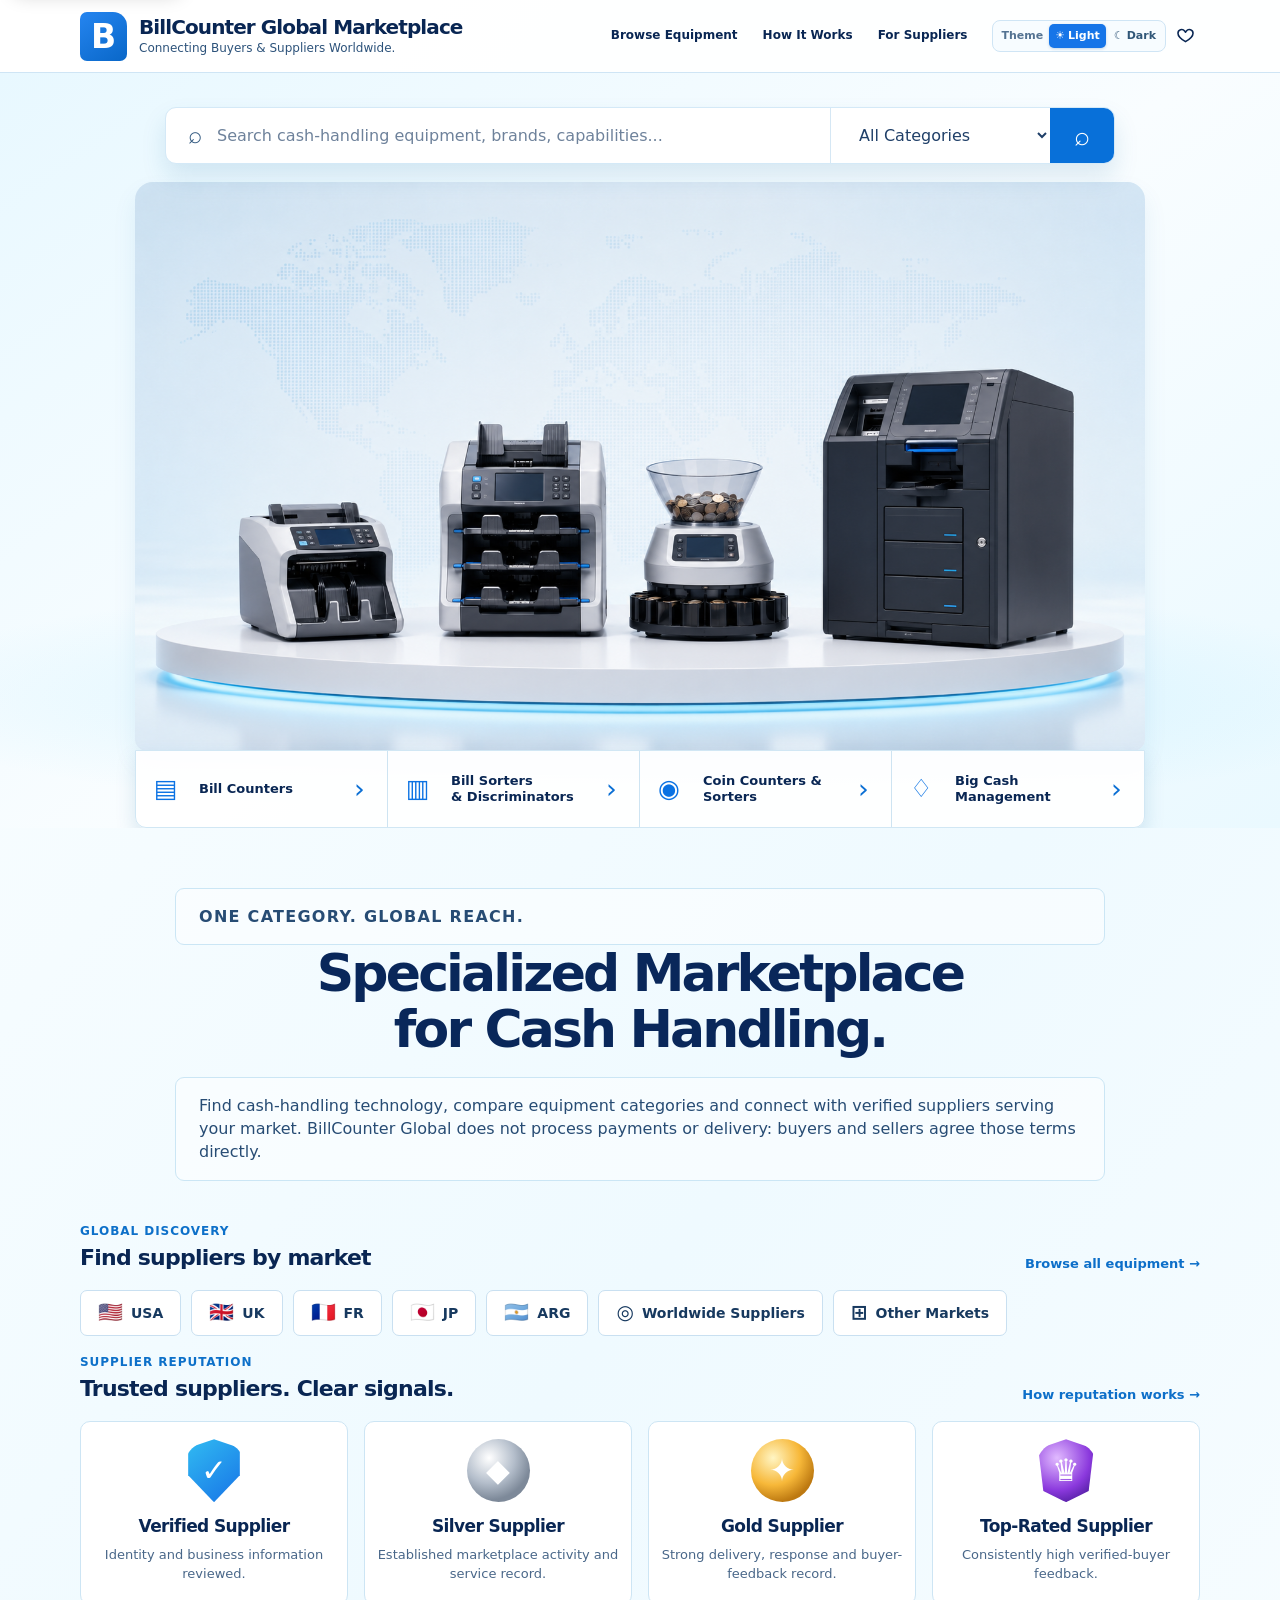
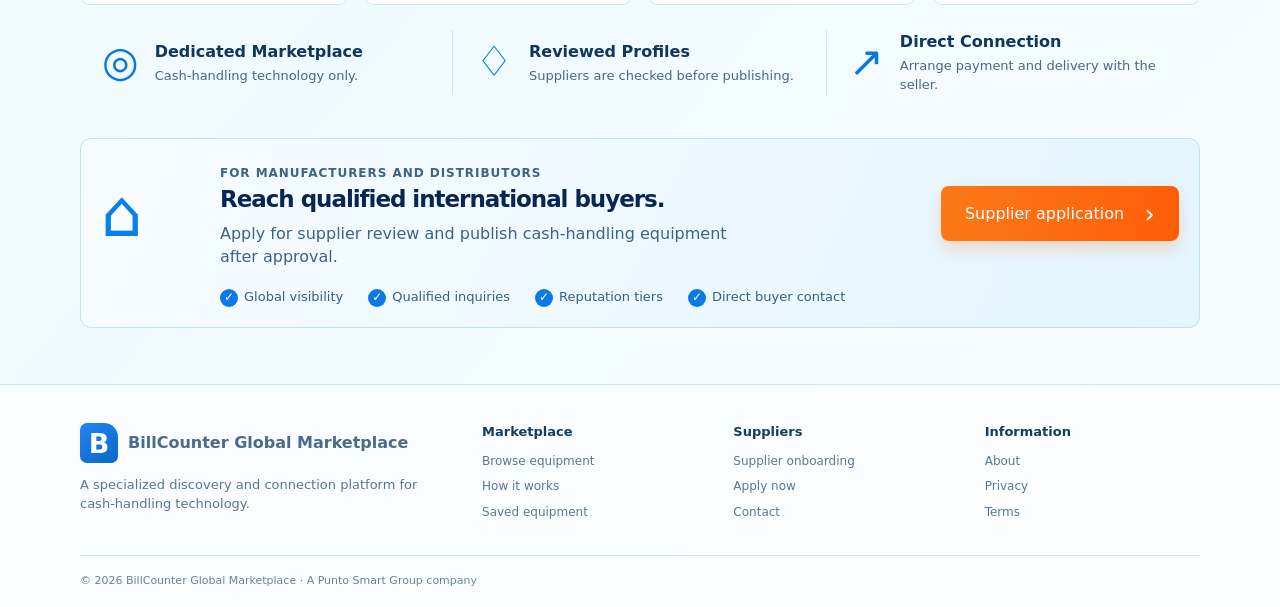
<file: index.html>
<!doctype html>
<html lang="en">
<head>
  <meta charset="utf-8">
  <meta name="viewport" content="width=device-width, initial-scale=1">
  <meta name="description" content="Explore bill counters, banknote sorters, coin counters and cash-management technology. BillCounter Global connects buyers with verified suppliers worldwide.">
  <meta name="robots" content="index,follow,max-image-preview:large">
  <meta name="theme-color" content="#f5fbff">
  <link rel="canonical" href="https://www.billcounterglobal.com/">
  <title>Cash-Handling Equipment Marketplace | BillCounter Global</title>
  <meta property="og:site_name" content="BillCounter Global Marketplace">
  <meta property="og:title" content="Cash-Handling Equipment Marketplace | BillCounter Global">
  <meta property="og:description" content="A specialized global marketplace for bill counters, banknote sorters, coin equipment and cash-management technology.">
  <meta property="og:type" content="website">
  <meta property="og:url" content="https://www.billcounterglobal.com/">
  <meta property="og:image" content="https://www.billcounterglobal.com/assets/cash-handling-hero-v1.png">
  <meta property="og:image:alt" content="Bill counter, banknote sorter, coin sorter and cash-management equipment.">
  <meta name="twitter:card" content="summary_large_image">
  <meta name="twitter:title" content="Cash-Handling Equipment Marketplace | BillCounter Global">
  <meta name="twitter:description" content="Connect with verified suppliers of cash-handling technology worldwide.">
  <meta name="twitter:image" content="https://www.billcounterglobal.com/assets/cash-handling-hero-v1.png">
  <link rel="icon" href="favicon.svg" type="image/svg+xml">
  <link rel="manifest" href="site.webmanifest">
  <link rel="stylesheet" href="styles.css">
  <script type="application/ld+json">
  {
    "@context":"https://schema.org",
    "@graph":[
      {
        "@type":"Organization",
        "@id":"https://www.billcounterglobal.com/#organization",
        "name":"BillCounter Global Marketplace",
        "url":"https://www.billcounterglobal.com/",
        "logo":"https://www.billcounterglobal.com/favicon.svg",
        "email":"billcounter.srl@gmail.com",
        "description":"A Punto Smart Group marketplace focused on cash-handling technology."
      },
      {
        "@type":"WebSite",
        "@id":"https://www.billcounterglobal.com/#website",
        "name":"BillCounter Global Marketplace",
        "url":"https://www.billcounterglobal.com/",
        "description":"Specialized marketplace for cash-handling equipment.",
        "publisher":{"@id":"https://www.billcounterglobal.com/#organization"},
        "potentialAction":{
          "@type":"SearchAction",
          "target":"https://www.billcounterglobal.com/catalog.html?q={search_term_string}",
          "query-input":"required name=search_term_string"
        }
      },
      {
        "@type":"WebPage",
        "@id":"https://www.billcounterglobal.com/#webpage",
        "url":"https://www.billcounterglobal.com/",
        "name":"Cash-Handling Equipment Marketplace | BillCounter Global",
        "isPartOf":{"@id":"https://www.billcounterglobal.com/#website"},
        "about":["Bill counters","Banknote sorters","Coin counters","Cash management equipment"]
      }
    ]
  }
  </script>
</head>
<body>
  <a class="skip-link" href="#main-content">Skip to content</a>
  <header class="site-header">
    <div class="shell header-inner">
      <a class="brand" href="index.html" aria-label="BillCounter Global Marketplace home">
        <span class="brand-mark" aria-hidden="true">B</span>
        <span class="brand-copy"><strong>BillCounter Global Marketplace</strong><small>Connecting Buyers &amp; Suppliers Worldwide.</small></span>
      </a>
      <button class="menu-toggle" type="button" aria-expanded="false" aria-controls="primary-nav"><span></span><span></span><span></span><b>Menu</b></button>
      <nav class="main-nav" id="primary-nav" aria-label="Primary navigation">
        <a href="catalog.html">Browse Equipment</a>
        <a href="how-it-works.html">How It Works</a>
        <a href="supplier-onboarding.html">For Suppliers</a>
      </nav>
      <div class="header-tools" aria-label="Site tools">
        <a class="icon-control" href="buyer-dashboard.html" aria-label="Saved equipment">
          <svg viewBox="0 0 24 24" aria-hidden="true"><path d="M20.6 8.3c0 4.7-8.6 9.6-8.6 9.6S3.4 13 3.4 8.3A4.2 4.2 0 0 1 11 5.8L12 7l1-1.2a4.2 4.2 0 0 1 7.6 2.5Z"/></svg>
        </a>
      </div>
    </div>
  </header>

  <main id="main-content">
    <section class="showcase" id="categories">
      <div class="shell">
        <form class="search-bar" id="market-search" role="search" action="catalog.html">
          <label class="search-input"><span aria-hidden="true">⌕</span><input id="equipment-search" name="q" type="search" placeholder="Search cash-handling equipment, brands, capabilities..." autocomplete="off"></label>
          <label class="search-select"><span class="sr-only">Category</span><select id="category-search" name="category"><option value="">All Categories</option><option>Bill Counters</option><option>Bill Sorters &amp; Discriminators</option><option>Coin Counters &amp; Sorters</option><option>Big Cash Management</option></select></label>
          <button type="submit" class="search-submit" aria-label="Search">⌕</button>
        </form>
        <p class="search-feedback" id="search-feedback" role="status"></p>

        <div class="platform-wrap">
          <div class="hero-equipment" aria-label="Browse equipment categories">
            <img src="assets/cash-handling-hero-v1.png" width="1672" height="941" fetchpriority="high" alt="Bill counter, banknote sorter, coin sorter and large cash-management equipment displayed on a platform.">
            <a class="hero-hotspot hotspot-counter" href="catalog.html?category=Bill%20Counters" aria-label="Browse Bill Counters"></a>
            <a class="hero-hotspot hotspot-sorter" href="catalog.html?category=Bill%20Sorters%20%26%20Discriminators" aria-label="Browse Bill Sorters and Discriminators"></a>
            <a class="hero-hotspot hotspot-coin" href="catalog.html?category=Coin%20Counters%20%26%20Sorters" aria-label="Browse Coin Counters and Sorters"></a>
            <a class="hero-hotspot hotspot-cash" href="catalog.html?category=Big%20Cash%20Management" aria-label="Browse Big Cash Management"></a>
          </div>
          <div class="category-dock" aria-label="Equipment categories">
            <a href="catalog.html?category=Bill%20Counters"><span class="dock-icon">▤</span><span>Bill Counters</span><b>›</b></a>
            <a href="catalog.html?category=Bill%20Sorters%20%26%20Discriminators"><span class="dock-icon">▥</span><span>Bill Sorters<br>&amp; Discriminators</span><b>›</b></a>
            <a href="catalog.html?category=Coin%20Counters%20%26%20Sorters"><span class="dock-icon">◉</span><span>Coin Counters &amp;<br>Sorters</span><b>›</b></a>
            <a href="catalog.html?category=Big%20Cash%20Management"><span class="dock-icon">♢</span><span>Big Cash<br>Management</span><b>›</b></a>
          </div>
        </div>
      </div>
    </section>

    <section class="intro shell">
      <p class="eyebrow">One category. Global reach.</p>
      <h1>Specialized Marketplace<br>for Cash Handling.</h1>
      <p>Find cash-handling technology, compare equipment categories and connect with verified suppliers serving your market. BillCounter Global does not process payments or delivery: buyers and sellers agree those terms directly.</p>
    </section>

    <section class="markets shell" id="markets">
      <div class="section-heading"><div><p class="eyebrow">Global discovery</p><h2>Find suppliers by market</h2></div><a href="catalog.html">Browse all equipment →</a></div>
      <div class="market-buttons">
        <a href="catalog.html?market=USA"><span>🇺🇸</span> USA</a><a href="catalog.html?market=UK"><span>🇬🇧</span> UK</a><a href="catalog.html?market=France"><span>🇫🇷</span> FR</a><a href="catalog.html?market=Japan"><span>🇯🇵</span> JP</a><a href="catalog.html?market=Argentina"><span>🇦🇷</span> ARG</a>
        <button type="button" id="worldwide-toggle" aria-expanded="false" aria-controls="worldwide-list"><span>◎</span> Worldwide Suppliers</button>
        <button type="button" id="markets-toggle" aria-expanded="false" aria-controls="other-markets-list"><span>⊞</span> Other Markets</button>
      </div>
      <div class="market-dropdown" id="worldwide-list" hidden>
        <strong>Worldwide supplier route</strong>
        <p>Explore equipment from suppliers able to arrange international delivery. Coverage is confirmed on each live listing.</p>
        <a href="catalog.html?market=Worldwide">Explore worldwide listings →</a>
      </div>
      <div class="market-dropdown country-list" id="other-markets-list" hidden>
        <strong>Other markets</strong>
        <div><a href="catalog.html?market=Germany">🇩🇪 Germany</a><a href="catalog.html?market=Italy">🇮🇹 Italy</a><a href="catalog.html?market=Spain">🇪🇸 Spain</a><a href="catalog.html?market=Portugal">🇵🇹 Portugal</a><a href="catalog.html?market=Netherlands">🇳🇱 Netherlands</a><a href="catalog.html?market=Belgium">🇧🇪 Belgium</a><a href="catalog.html?market=Switzerland">🇨🇭 Switzerland</a><a href="catalog.html?market=Sweden">🇸🇪 Sweden</a><a href="catalog.html?market=Norway">🇳🇴 Norway</a><a href="catalog.html?market=Denmark">🇩🇰 Denmark</a><a href="catalog.html?market=Poland">🇵🇱 Poland</a><a href="catalog.html?market=Turkey">🇹🇷 Turkey</a><a href="catalog.html?market=Mexico">🇲🇽 Mexico</a><a href="catalog.html?market=Brazil">🇧🇷 Brazil</a><a href="catalog.html?market=Chile">🇨🇱 Chile</a><a href="catalog.html?market=Colombia">🇨🇴 Colombia</a><a href="catalog.html?market=Peru">🇵🇪 Peru</a><a href="catalog.html?market=Australia">🇦🇺 Australia</a><a href="catalog.html?market=South%20Korea">🇰🇷 South Korea</a><a href="catalog.html?market=India">🇮🇳 India</a></div>
      </div>
    </section>

    <section class="trust shell" id="trust">
      <div class="section-heading"><div><p class="eyebrow">Supplier reputation</p><h2>Trusted suppliers. Clear signals.</h2></div><a href="how-it-works.html#reputation">How reputation works →</a></div>
      <div class="trust-grid">
        <article><span class="medal verified">✓</span><h3>Verified Supplier</h3><p>Identity and business information reviewed.</p></article>
        <article><span class="medal silver">◆</span><h3>Silver Supplier</h3><p>Established marketplace activity and service record.</p></article>
        <article><span class="medal gold">✦</span><h3>Gold Supplier</h3><p>Strong delivery, response and buyer-feedback record.</p></article>
        <article><span class="medal top">♛</span><h3>Top-Rated Supplier</h3><p>Consistently high verified-buyer feedback.</p></article>
      </div>
      <div class="service-points">
        <div><span>◎</span><p><strong>Dedicated Marketplace</strong>Cash-handling technology only.</p></div>
        <div><span>♢</span><p><strong>Reviewed Profiles</strong>Suppliers are checked before publishing.</p></div>
        <div><span>↗</span><p><strong>Direct Connection</strong>Arrange payment and delivery with the seller.</p></div>
      </div>
    </section>

    <section class="partner shell" id="partner">
      <div class="partner-symbol" aria-hidden="true">⌂</div>
      <div><p class="eyebrow">For manufacturers and distributors</p><h2>Reach qualified international buyers.</h2><p>Apply for supplier review and publish cash-handling equipment after approval.</p></div>
      <a class="partner-button" href="https://forms.gle/TkAvEChdgiLozyor5" target="_blank" rel="noopener">Supplier application <span>›</span></a>
      <ul><li>Global visibility</li><li>Qualified inquiries</li><li>Reputation tiers</li><li>Direct buyer contact</li></ul>
    </section>
  </main>

  <footer class="site-footer">
    <div class="shell footer-grid">
      <div><a class="footer-brand" href="index.html"><span class="brand-mark">B</span><strong>BillCounter Global Marketplace</strong></a><p>A specialized discovery and connection platform for cash-handling technology.</p></div>
      <nav aria-label="Marketplace links"><strong>Marketplace</strong><a href="catalog.html">Browse equipment</a><a href="how-it-works.html">How it works</a><a href="buyer-dashboard.html">Saved equipment</a></nav>
      <nav aria-label="Supplier links"><strong>Suppliers</strong><a href="supplier-onboarding.html">Supplier onboarding</a><a href="https://forms.gle/TkAvEChdgiLozyor5" target="_blank" rel="noopener">Apply now</a><a href="mailto:billcounter.srl@gmail.com">Contact</a></nav>
      <nav aria-label="Legal links"><strong>Information</strong><a href="about.html">About</a><a href="privacy.html">Privacy</a><a href="terms.html">Terms</a></nav>
    </div>
    <div class="shell footer-bottom">© 2026 BillCounter Global Marketplace · A Punto Smart Group company</div>
  </footer>
  <script src="script.js"></script>
  <script src="theme.js"></script>
</body>
</html>
</file>
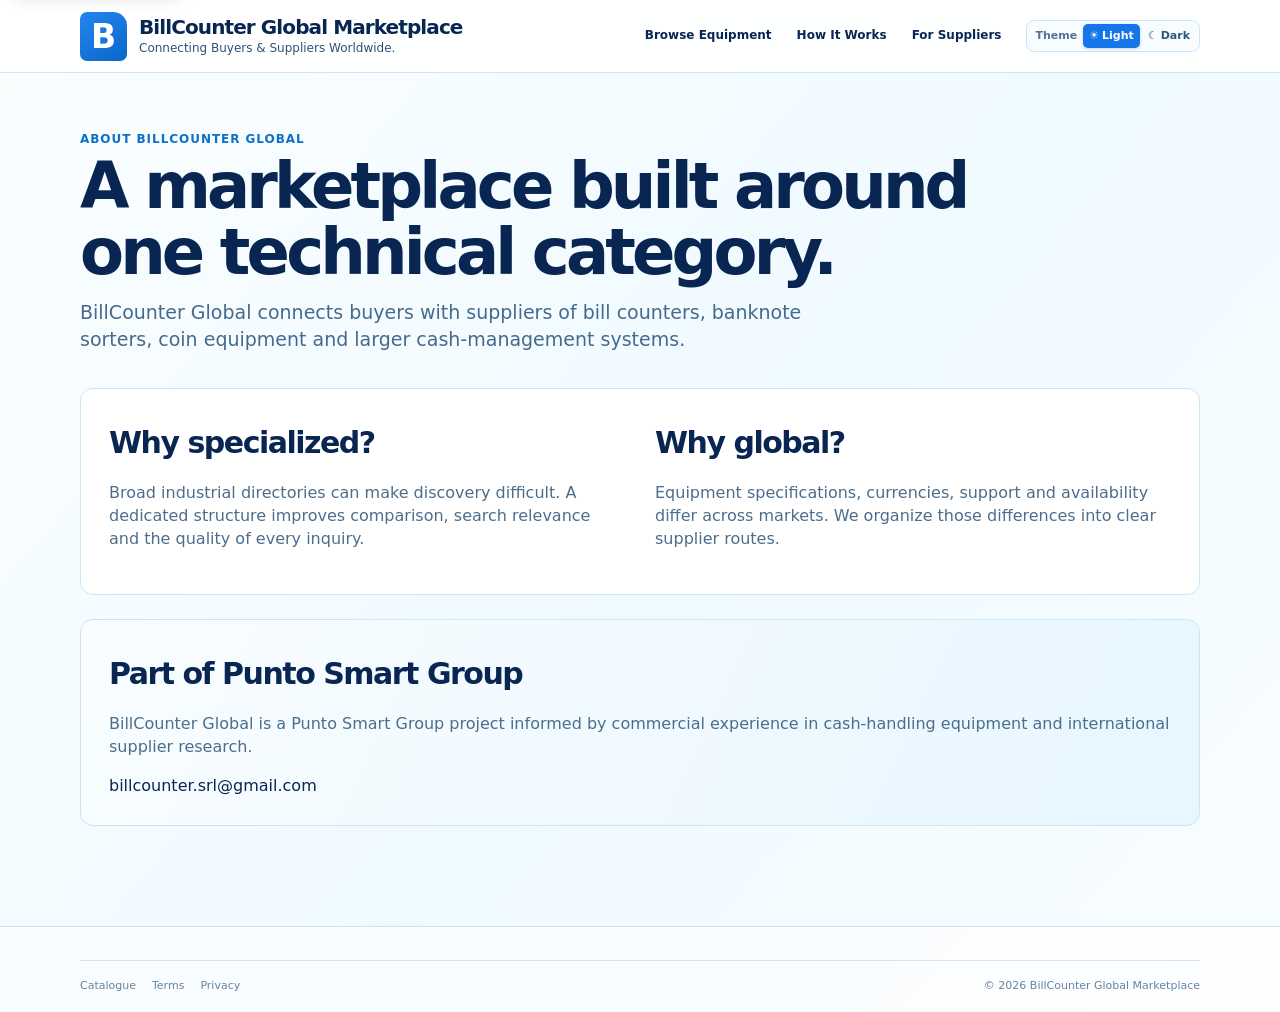
<file: about.html>
<!doctype html><html lang="en"><head><meta charset="utf-8"><meta name="viewport" content="width=device-width, initial-scale=1"><meta name="description" content="Learn about BillCounter Global Marketplace, a Punto Smart Group project focused exclusively on cash-handling technology."><meta name="robots" content="index,follow,max-image-preview:large"><meta name="theme-color" content="#f5fbff"><link rel="canonical" href="https://www.billcounterglobal.com/about.html"><meta property="og:site_name" content="BillCounter Global Marketplace"><meta property="og:title" content="About BillCounter Global Marketplace"><meta property="og:description" content="A specialized marketplace focused on cash-handling technology."><meta property="og:type" content="website"><meta property="og:url" content="https://www.billcounterglobal.com/about.html"><meta property="og:image" content="https://www.billcounterglobal.com/assets/cash-handling-hero-v1.png"><meta name="twitter:card" content="summary_large_image"><meta name="twitter:title" content="About BillCounter Global Marketplace"><meta name="twitter:description" content="A specialized marketplace focused on cash-handling technology."><meta name="twitter:image" content="https://www.billcounterglobal.com/assets/cash-handling-hero-v1.png"><title>About | BillCounter Global Marketplace</title><link rel="icon" href="favicon.svg" type="image/svg+xml"><link rel="stylesheet" href="styles.css"><script type="application/ld+json">{"@context":"https://schema.org","@type":"AboutPage","name":"About BillCounter Global Marketplace","url":"https://www.billcounterglobal.com/about.html","isPartOf":{"@id":"https://www.billcounterglobal.com/#website"},"about":{"@id":"https://www.billcounterglobal.com/#organization"}}</script></head><body>
<a class="skip-link" href="#main-content">Skip to content</a><header class="site-header"><div class="shell header-inner"><a class="brand" href="index.html"><span class="brand-mark">B</span><span class="brand-copy"><strong>BillCounter Global Marketplace</strong><small>Connecting Buyers &amp; Suppliers Worldwide.</small></span></a><button class="menu-toggle" type="button" aria-expanded="false" aria-controls="primary-nav"><span></span><span></span><span></span><b>Menu</b></button><nav class="main-nav" id="primary-nav"><a href="catalog.html">Browse Equipment</a><a href="how-it-works.html">How It Works</a><a href="supplier-onboarding.html">For Suppliers</a></nav></div></header>
<main class="content-page shell" id="main-content"><div class="content-hero"><p class="eyebrow">About BillCounter Global</p><h1>A marketplace built around one technical category.</h1><p>BillCounter Global connects buyers with suppliers of bill counters, banknote sorters, coin equipment and larger cash-management systems.</p></div><section class="content-section split-section"><div><h2>Why specialized?</h2><p>Broad industrial directories can make discovery difficult. A dedicated structure improves comparison, search relevance and the quality of every inquiry.</p></div><div><h2>Why global?</h2><p>Equipment specifications, currencies, support and availability differ across markets. We organize those differences into clear supplier routes.</p></div></section><section class="content-section boundary-card"><h2>Part of Punto Smart Group</h2><p>BillCounter Global is a Punto Smart Group project informed by commercial experience in cash-handling equipment and international supplier research.</p><a href="mailto:billcounter.srl@gmail.com">billcounter.srl@gmail.com</a></section></main>
<footer class="site-footer simple-footer"><div class="shell footer-bottom"><a href="catalog.html">Catalogue</a><a href="terms.html">Terms</a><a href="privacy.html">Privacy</a><span>© 2026 BillCounter Global Marketplace</span></div></footer><script src="theme.js"></script></body></html>
</file>
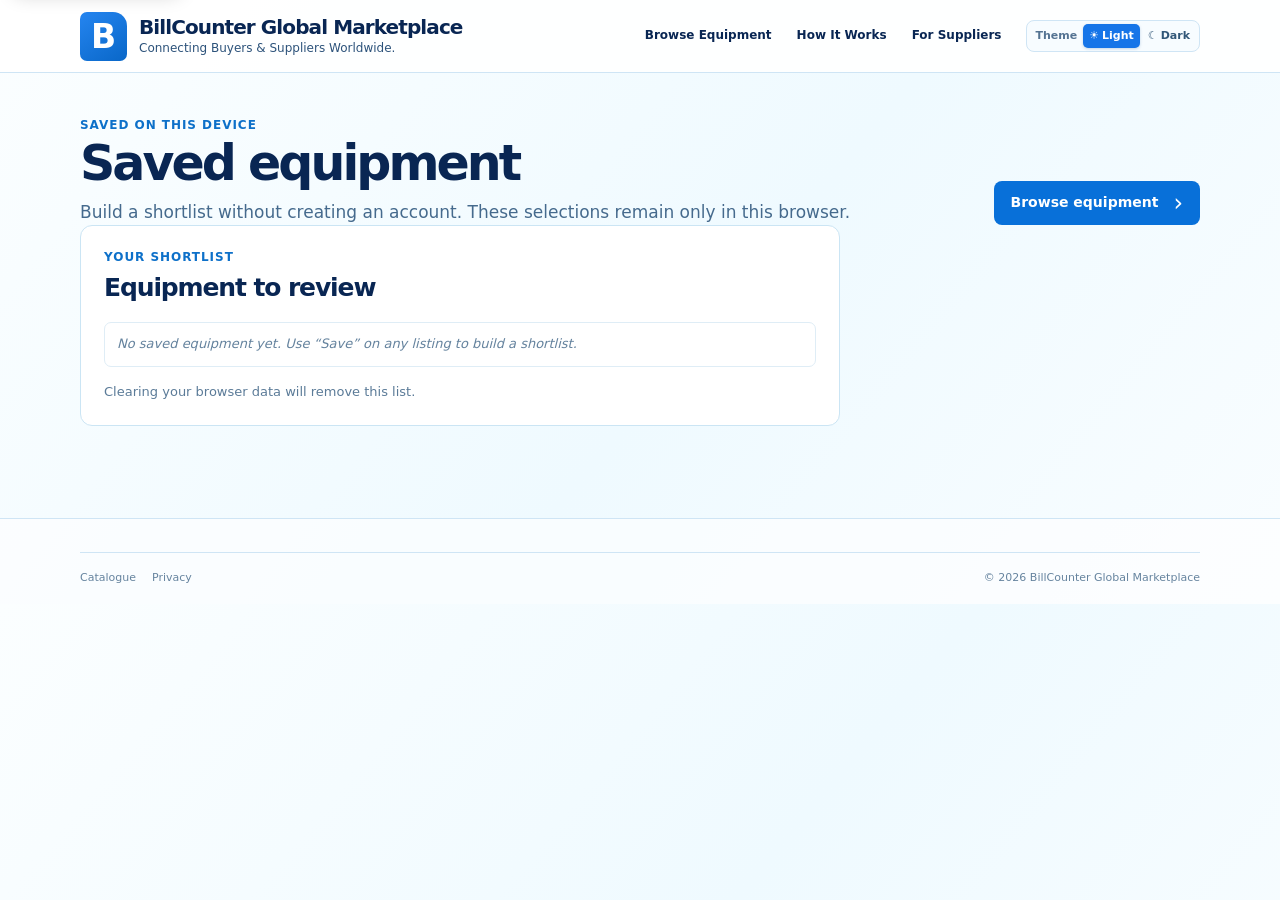
<file: buyer-dashboard.html>
<!doctype html>
<html lang="en"><head><meta charset="utf-8"><meta name="viewport" content="width=device-width, initial-scale=1"><meta name="description" content="Review equipment saved locally from BillCounter Global Marketplace."><meta name="theme-color" content="#f5fbff"><meta name="robots" content="noindex,follow"><title>Saved Equipment | BillCounter Global Marketplace</title><link rel="icon" href="favicon.svg" type="image/svg+xml"><link rel="stylesheet" href="styles.css"></head><body>
  <a class="skip-link" href="#main-content">Skip to content</a><header class="site-header"><div class="shell header-inner"><a class="brand" href="index.html"><span class="brand-mark">B</span><span class="brand-copy"><strong>BillCounter Global Marketplace</strong><small>Connecting Buyers &amp; Suppliers Worldwide.</small></span></a><button class="menu-toggle" type="button" aria-expanded="false" aria-controls="primary-nav"><span></span><span></span><span></span><b>Menu</b></button><nav class="main-nav" id="primary-nav"><a href="catalog.html">Browse Equipment</a><a href="how-it-works.html">How It Works</a><a href="supplier-onboarding.html">For Suppliers</a></nav></div></header>
  <main class="dashboard shell" id="main-content"><div class="dashboard-top"><div><p class="eyebrow">Saved on this device</p><h1>Saved equipment</h1><p>Build a shortlist without creating an account. These selections remain only in this browser.</p></div><a class="primary-button" href="catalog.html">Browse equipment <span>›</span></a></div><section class="workspace-card favorite-workspace"><p class="eyebrow">Your shortlist</p><h2>Equipment to review</h2><ul class="workspace-list" id="favorite-list"></ul><p class="workspace-note">Clearing your browser data will remove this list.</p></section></main>
  <footer class="site-footer simple-footer"><div class="shell footer-bottom"><a href="catalog.html">Catalogue</a><a href="privacy.html">Privacy</a><span>© 2026 BillCounter Global Marketplace</span></div></footer><script src="marketplace-app.js"></script><script src="theme.js"></script>
</body></html>
</file>
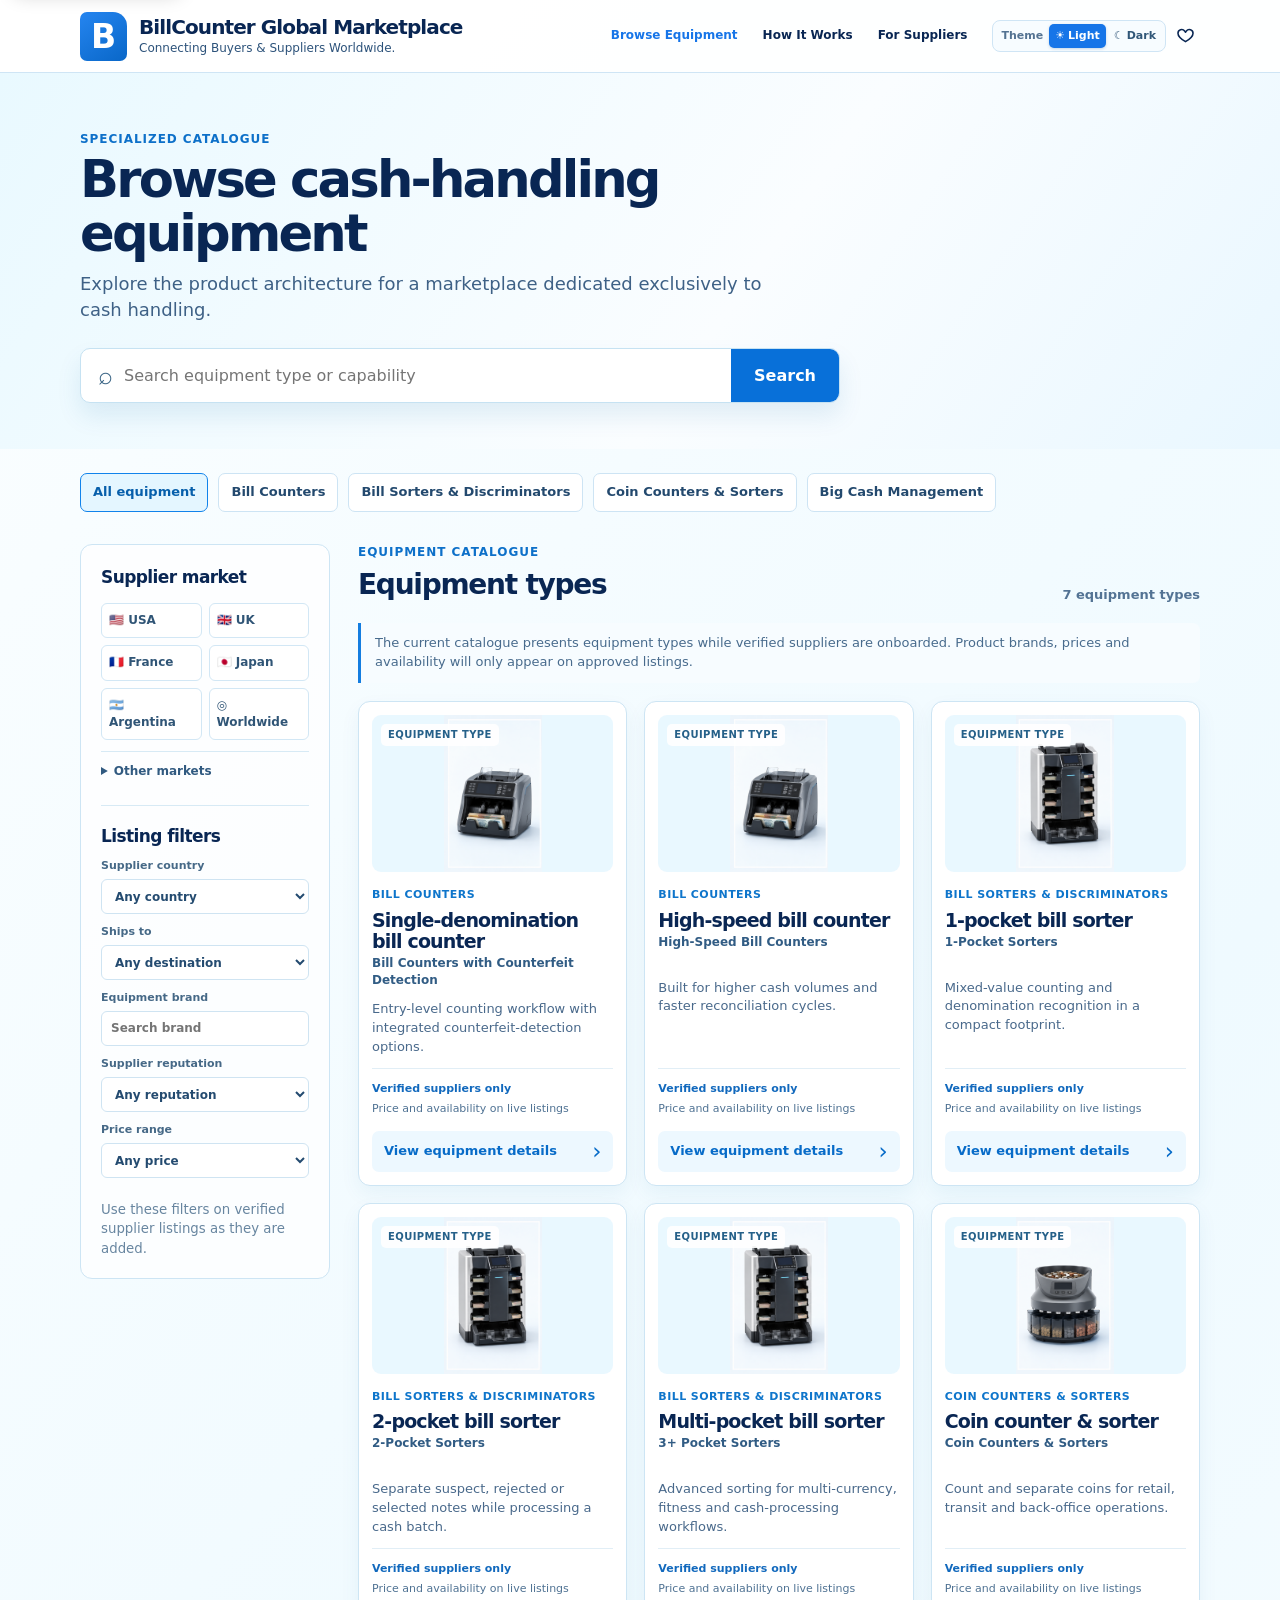
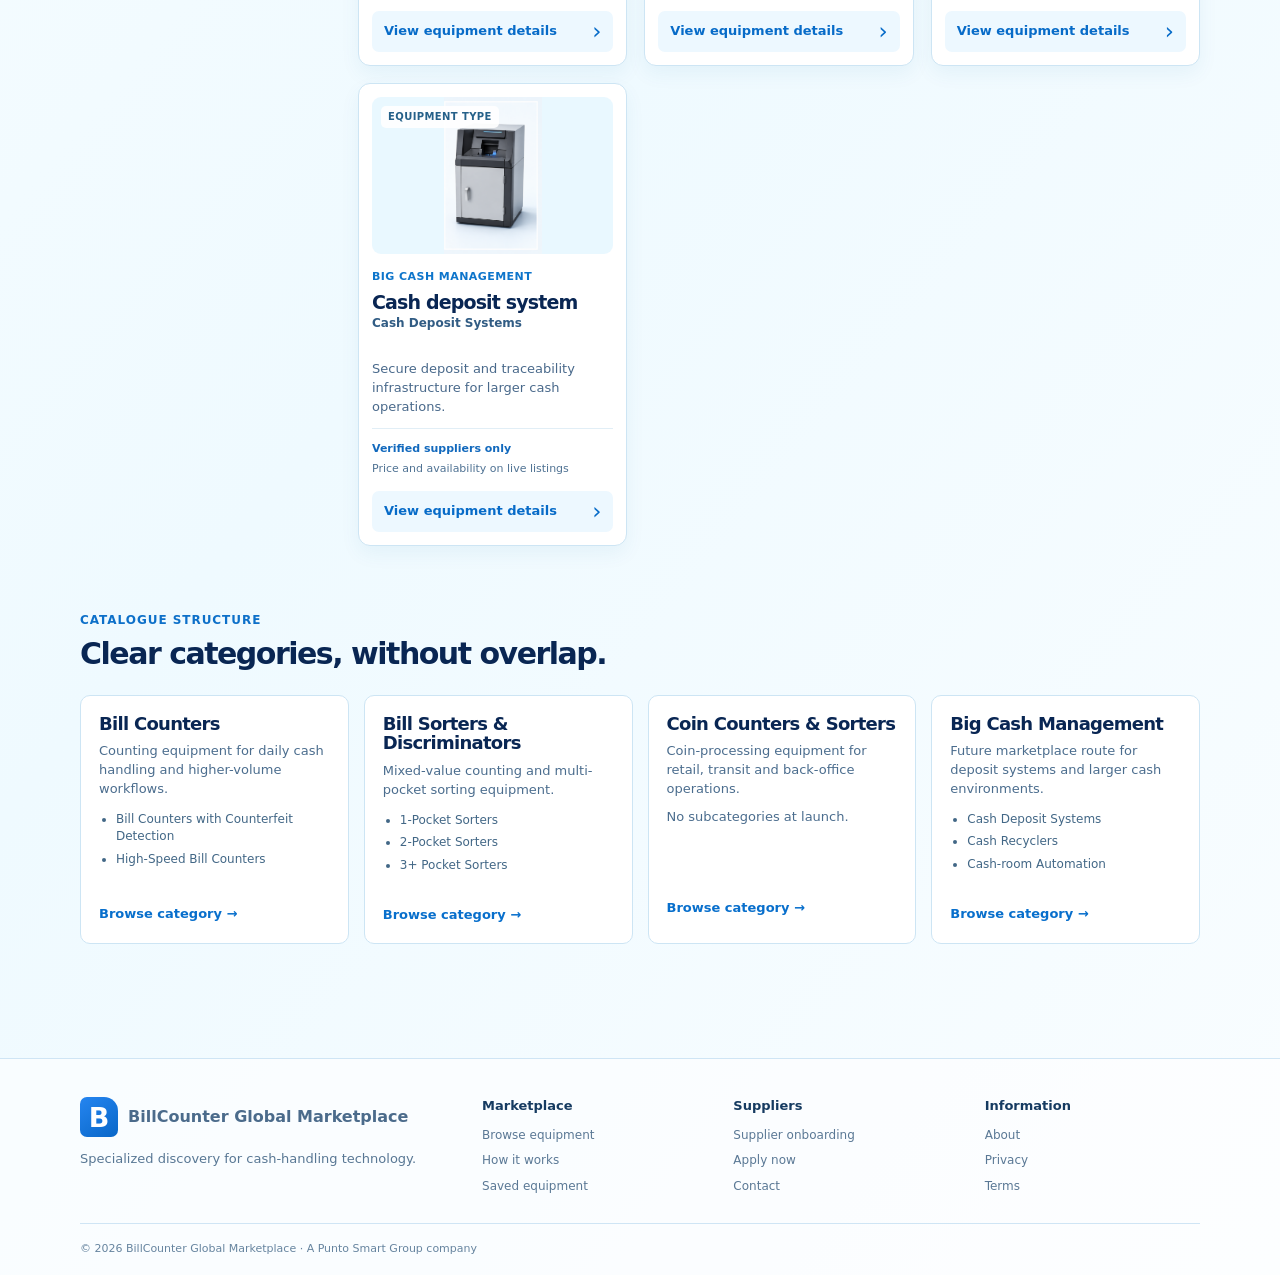
<file: catalog.html>
<!doctype html>
<html lang="en">
<head>
  <meta charset="utf-8"><meta name="viewport" content="width=device-width, initial-scale=1">
  <meta name="description" content="Browse bill counters, banknote sorters, coin counters and cash-management equipment by category, capability and supplier market.">
  <meta name="robots" content="index,follow,max-image-preview:large">
  <meta name="theme-color" content="#f5fbff"><link rel="canonical" href="https://www.billcounterglobal.com/catalog.html">
  <meta property="og:site_name" content="BillCounter Global Marketplace">
  <meta property="og:title" content="Cash-Handling Equipment Catalogue | BillCounter Global">
  <meta property="og:description" content="Explore a specialized global catalogue of cash-handling technology.">
  <meta property="og:type" content="website"><meta property="og:url" content="https://www.billcounterglobal.com/catalog.html">
  <meta property="og:image" content="https://www.billcounterglobal.com/assets/cash-handling-hero-v1.png"><meta property="og:image:alt" content="Cash-handling equipment categories on BillCounter Global Marketplace.">
  <meta name="twitter:card" content="summary_large_image"><meta name="twitter:title" content="Cash-Handling Equipment Catalogue | BillCounter Global"><meta name="twitter:description" content="Explore bill counters, sorters, coin equipment and cash-management systems."><meta name="twitter:image" content="https://www.billcounterglobal.com/assets/cash-handling-hero-v1.png">
  <title>Cash-Handling Equipment Catalogue | BillCounter Global</title>
  <link rel="icon" href="favicon.svg" type="image/svg+xml"><link rel="manifest" href="site.webmanifest"><link rel="stylesheet" href="styles.css">
  <script type="application/ld+json">{"@context":"https://schema.org","@type":"CollectionPage","name":"Cash-Handling Equipment Catalogue","url":"https://www.billcounterglobal.com/catalog.html","description":"Browse specialized cash-handling equipment categories and supplier routes.","isPartOf":{"@id":"https://www.billcounterglobal.com/#website"},"about":["Bill counters","Banknote sorters","Coin counters","Cash management equipment"]}</script>
</head>
<body>
  <a class="skip-link" href="#main-content">Skip to content</a>
  <header class="site-header"><div class="shell header-inner">
    <a class="brand" href="index.html" aria-label="BillCounter Global Marketplace home"><span class="brand-mark" aria-hidden="true">B</span><span class="brand-copy"><strong>BillCounter Global Marketplace</strong><small>Connecting Buyers &amp; Suppliers Worldwide.</small></span></a>
    <button class="menu-toggle" type="button" aria-expanded="false" aria-controls="primary-nav"><span></span><span></span><span></span><b>Menu</b></button>
    <nav class="main-nav" id="primary-nav" aria-label="Primary navigation"><a class="is-current" href="catalog.html">Browse Equipment</a><a href="how-it-works.html">How It Works</a><a href="supplier-onboarding.html">For Suppliers</a></nav>
    <div class="header-tools"><a class="icon-control" href="buyer-dashboard.html" aria-label="Saved equipment"><svg viewBox="0 0 24 24" aria-hidden="true"><path d="M20.6 8.3c0 4.7-8.6 9.6-8.6 9.6S3.4 13 3.4 8.3A4.2 4.2 0 0 1 11 5.8L12 7l1-1.2a4.2 4.2 0 0 1 7.6 2.5Z"/></svg></a></div>
  </div></header>
  <main id="main-content">
    <section class="catalog-hero"><div class="shell">
      <p class="eyebrow">Specialized catalogue</p><h1 id="catalog-title">Browse cash-handling equipment</h1>
      <p id="catalog-summary">Compare equipment types and find the right supplier route for your market.</p>
      <form class="catalog-search" id="catalog-search" role="search"><label><span aria-hidden="true">⌕</span><input id="catalog-query" type="search" placeholder="Search equipment type or capability"></label><button type="submit">Search</button></form>
    </div></section>
    <nav class="shell category-strip" aria-label="Equipment categories" id="categories">
      <a href="catalog.html" data-category-filter="">All equipment</a><a href="catalog.html?category=Bill%20Counters" data-category-filter="Bill Counters">Bill Counters</a><a href="catalog.html?category=Bill%20Sorters%20%26%20Discriminators" data-category-filter="Bill Sorters &amp; Discriminators">Bill Sorters &amp; Discriminators</a><a href="catalog.html?category=Coin%20Counters%20%26%20Sorters" data-category-filter="Coin Counters &amp; Sorters">Coin Counters &amp; Sorters</a><a href="catalog.html?category=Big%20Cash%20Management" data-category-filter="Big Cash Management">Big Cash Management</a>
    </nav>
    <section class="shell catalog-layout">
      <aside class="catalog-sidebar" id="markets">
        <h2>Supplier market</h2>
        <div class="market-filter-list"><a href="catalog.html?market=USA">🇺🇸 USA</a><a href="catalog.html?market=UK">🇬🇧 UK</a><a href="catalog.html?market=France">🇫🇷 France</a><a href="catalog.html?market=Japan">🇯🇵 Japan</a><a href="catalog.html?market=Argentina">🇦🇷 Argentina</a><a href="catalog.html?market=Worldwide">◎ Worldwide</a></div>
        <details><summary>Other markets</summary><div class="sidebar-market-links"><a href="catalog.html?market=Germany">🇩🇪 Germany</a><a href="catalog.html?market=Italy">🇮🇹 Italy</a><a href="catalog.html?market=Spain">🇪🇸 Spain</a><a href="catalog.html?market=Portugal">🇵🇹 Portugal</a><a href="catalog.html?market=Netherlands">🇳🇱 Netherlands</a><a href="catalog.html?market=Belgium">🇧🇪 Belgium</a><a href="catalog.html?market=Switzerland">🇨🇭 Switzerland</a><a href="catalog.html?market=Sweden">🇸🇪 Sweden</a><a href="catalog.html?market=Norway">🇳🇴 Norway</a><a href="catalog.html?market=Denmark">🇩🇰 Denmark</a><a href="catalog.html?market=Poland">🇵🇱 Poland</a><a href="catalog.html?market=Turkey">🇹🇷 Turkey</a><a href="catalog.html?market=Mexico">🇲🇽 Mexico</a><a href="catalog.html?market=Brazil">🇧🇷 Brazil</a><a href="catalog.html?market=Chile">🇨🇱 Chile</a><a href="catalog.html?market=Colombia">🇨🇴 Colombia</a><a href="catalog.html?market=Peru">🇵🇪 Peru</a><a href="catalog.html?market=Australia">🇦🇺 Australia</a><a href="catalog.html?market=South%20Korea">🇰🇷 South Korea</a><a href="catalog.html?market=India">🇮🇳 India</a></div></details>
        <form class="filter-panel" id="listing-filters">
          <div class="filter-panel-head"><h2>Listing filters</h2><button type="button" id="clear-listing-filters" hidden>Clear</button></div>
          <label>Supplier country<select data-listing-filter="supplierCountry" aria-label="Supplier country"><option value="">Any country</option></select></label>
          <label>Ships to<select data-listing-filter="shipsTo" aria-label="Ships to"><option value="">Any destination</option></select></label>
          <label>Equipment brand<input data-listing-filter="brand" type="search" placeholder="Search brand" autocomplete="off"></label>
          <label>Supplier reputation<select data-listing-filter="reputation" aria-label="Supplier reputation"><option value="">Any reputation</option><option value="Verified">Verified</option><option value="Silver">Silver</option><option value="Gold">Gold</option><option value="Top-Rated">Top-Rated</option></select></label>
          <label>Price range<select data-listing-filter="priceRange" aria-label="Price range"><option value="">Any price</option><option value="under-1000">Under USD 1,000</option><option value="1000-5000">USD 1,000–5,000</option><option value="over-5000">Over USD 5,000</option></select></label>
          <small id="listing-filter-help">Use these filters on verified supplier listings as they are added.</small>
        </form>
      </aside>
      <section class="catalog-results" aria-live="polite">
        <div class="catalog-results-head"><div><p class="eyebrow" id="result-label">Equipment catalogue</p><h2 id="result-heading">Equipment types</h2></div><p class="result-count" id="result-count"></p></div>
        <p class="catalog-notice">The current catalogue presents equipment types while verified suppliers are onboarded. Product brands, prices and availability will only appear on approved listings.</p>
        <div class="product-grid" id="product-grid"></div><div class="empty-results" id="empty-results" hidden></div>
      </section>
    </section>
    <section class="shell category-map"><p class="eyebrow">Catalogue structure</p><h2>Clear categories, without overlap.</h2><div id="category-map-grid" class="category-map-grid"></div></section>
  </main>
  <footer class="site-footer"><div class="shell footer-grid"><div><a class="footer-brand" href="index.html"><span class="brand-mark">B</span><strong>BillCounter Global Marketplace</strong></a><p>Specialized discovery for cash-handling technology.</p></div><nav><strong>Marketplace</strong><a href="catalog.html">Browse equipment</a><a href="how-it-works.html">How it works</a><a href="buyer-dashboard.html">Saved equipment</a></nav><nav><strong>Suppliers</strong><a href="supplier-onboarding.html">Supplier onboarding</a><a href="https://forms.gle/TkAvEChdgiLozyor5" target="_blank" rel="noopener">Apply now</a><a href="mailto:billcounter.srl@gmail.com">Contact</a></nav><nav><strong>Information</strong><a href="about.html">About</a><a href="privacy.html">Privacy</a><a href="terms.html">Terms</a></nav></div><div class="shell footer-bottom">© 2026 BillCounter Global Marketplace · A Punto Smart Group company</div></footer>
  <script src="catalog-data.js"></script><script src="catalog.js"></script><script src="theme.js"></script>
</body></html>
</file>
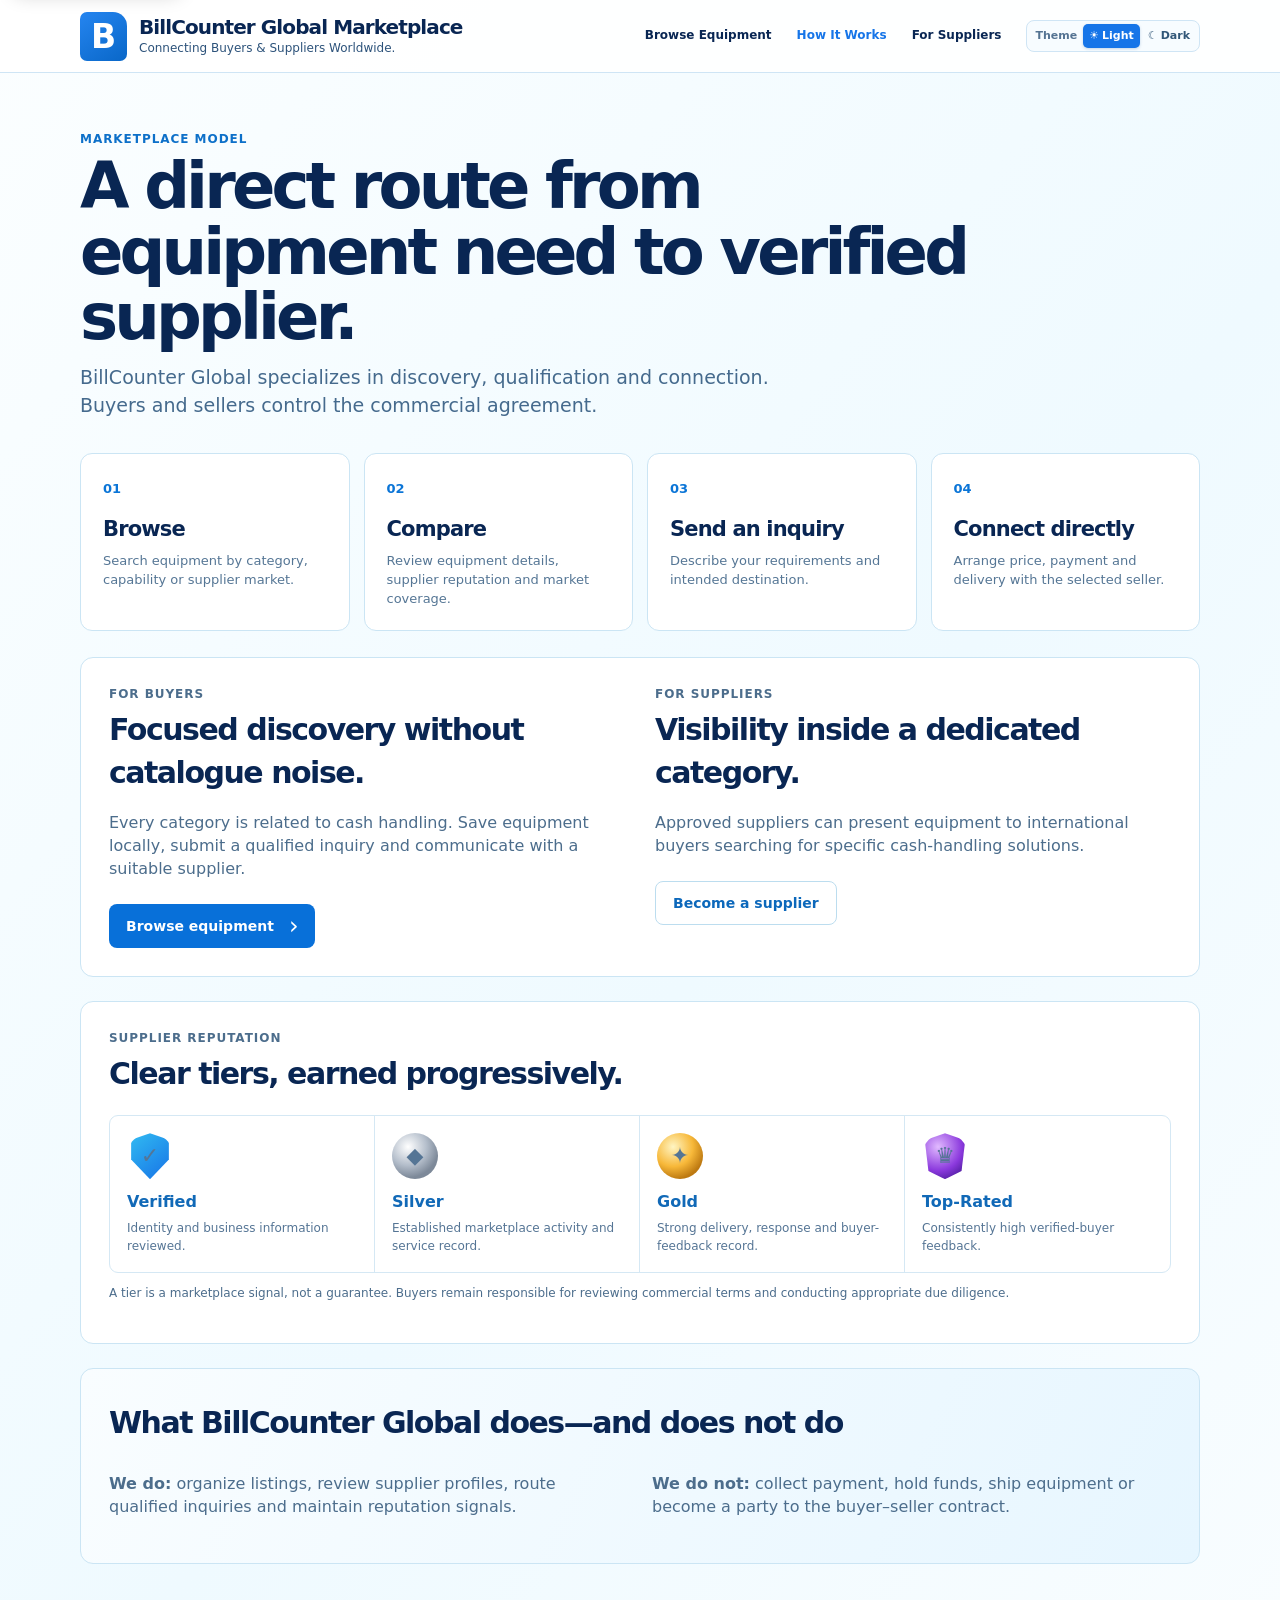
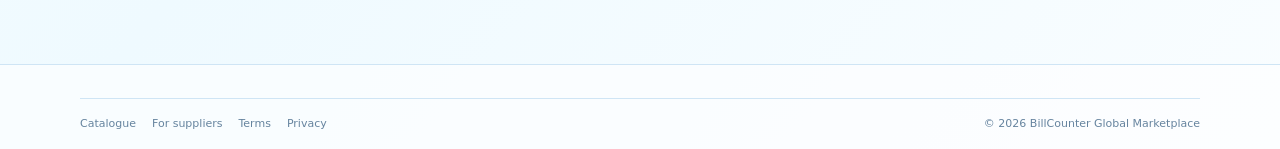
<file: how-it-works.html>
<!doctype html>
<html lang="en"><head><meta charset="utf-8"><meta name="viewport" content="width=device-width, initial-scale=1"><meta name="description" content="Learn how BillCounter Global connects equipment buyers with reviewed suppliers of cash-handling technology."><meta name="robots" content="index,follow,max-image-preview:large"><meta name="theme-color" content="#f5fbff"><link rel="canonical" href="https://www.billcounterglobal.com/how-it-works.html"><meta property="og:site_name" content="BillCounter Global Marketplace"><meta property="og:title" content="How BillCounter Global Marketplace Works"><meta property="og:description" content="A direct route from cash-handling equipment need to reviewed supplier."><meta property="og:type" content="website"><meta property="og:url" content="https://www.billcounterglobal.com/how-it-works.html"><meta property="og:image" content="https://www.billcounterglobal.com/assets/cash-handling-hero-v1.png"><meta name="twitter:card" content="summary_large_image"><meta name="twitter:title" content="How BillCounter Global Marketplace Works"><meta name="twitter:description" content="Connect directly with reviewed suppliers of cash-handling equipment."><meta name="twitter:image" content="https://www.billcounterglobal.com/assets/cash-handling-hero-v1.png"><title>How It Works | BillCounter Global Marketplace</title><link rel="icon" href="favicon.svg" type="image/svg+xml"><link rel="stylesheet" href="styles.css"><script type="application/ld+json">{"@context":"https://schema.org","@type":"WebPage","name":"How BillCounter Global Marketplace Works","url":"https://www.billcounterglobal.com/how-it-works.html","isPartOf":{"@id":"https://www.billcounterglobal.com/#website"}}</script></head><body>
<a class="skip-link" href="#main-content">Skip to content</a><header class="site-header"><div class="shell header-inner"><a class="brand" href="index.html"><span class="brand-mark">B</span><span class="brand-copy"><strong>BillCounter Global Marketplace</strong><small>Connecting Buyers &amp; Suppliers Worldwide.</small></span></a><button class="menu-toggle" type="button" aria-expanded="false" aria-controls="primary-nav"><span></span><span></span><span></span><b>Menu</b></button><nav class="main-nav" id="primary-nav"><a href="catalog.html">Browse Equipment</a><a class="is-current" href="how-it-works.html">How It Works</a><a href="supplier-onboarding.html">For Suppliers</a></nav></div></header>
<main class="content-page shell" id="main-content"><div class="content-hero"><p class="eyebrow">Marketplace model</p><h1>A direct route from equipment need to verified supplier.</h1><p>BillCounter Global specializes in discovery, qualification and connection. Buyers and sellers control the commercial agreement.</p></div>
<section class="flow-grid"><article><b>01</b><h2>Browse</h2><p>Search equipment by category, capability or supplier market.</p></article><article><b>02</b><h2>Compare</h2><p>Review equipment details, supplier reputation and market coverage.</p></article><article><b>03</b><h2>Send an inquiry</h2><p>Describe your requirements and intended destination.</p></article><article><b>04</b><h2>Connect directly</h2><p>Arrange price, payment and delivery with the selected seller.</p></article></section>
<section class="content-section split-section"><div><p class="eyebrow">For buyers</p><h2>Focused discovery without catalogue noise.</h2><p>Every category is related to cash handling. Save equipment locally, submit a qualified inquiry and communicate with a suitable supplier.</p><a class="primary-button" href="catalog.html">Browse equipment <span>›</span></a></div><div><p class="eyebrow">For suppliers</p><h2>Visibility inside a dedicated category.</h2><p>Approved suppliers can present equipment to international buyers searching for specific cash-handling solutions.</p><a class="secondary-button" href="supplier-onboarding.html">Become a supplier</a></div></section>
<section class="content-section" id="reputation"><p class="eyebrow">Supplier reputation</p><h2>Clear tiers, earned progressively.</h2><div class="reputation-table"><div><span class="medal verified" aria-hidden="true">✓</span><strong>Verified</strong><span>Identity and business information reviewed.</span></div><div><span class="medal silver" aria-hidden="true">◆</span><strong>Silver</strong><span>Established marketplace activity and service record.</span></div><div><span class="medal gold" aria-hidden="true">✦</span><strong>Gold</strong><span>Strong delivery, response and buyer-feedback record.</span></div><div><span class="medal top" aria-hidden="true">♛</span><strong>Top-Rated</strong><span>Consistently high verified-buyer feedback.</span></div></div><p class="fine-print">A tier is a marketplace signal, not a guarantee. Buyers remain responsible for reviewing commercial terms and conducting appropriate due diligence.</p></section>
<section class="content-section boundary-card"><h2>What BillCounter Global does—and does not do</h2><div><p><strong>We do:</strong> organize listings, review supplier profiles, route qualified inquiries and maintain reputation signals.</p><p><strong>We do not:</strong> collect payment, hold funds, ship equipment or become a party to the buyer–seller contract.</p></div></section></main>
<footer class="site-footer simple-footer"><div class="shell footer-bottom"><a href="catalog.html">Catalogue</a><a href="supplier-onboarding.html">For suppliers</a><a href="terms.html">Terms</a><a href="privacy.html">Privacy</a><span>© 2026 BillCounter Global Marketplace</span></div></footer><script src="theme.js"></script></body></html>
</file>
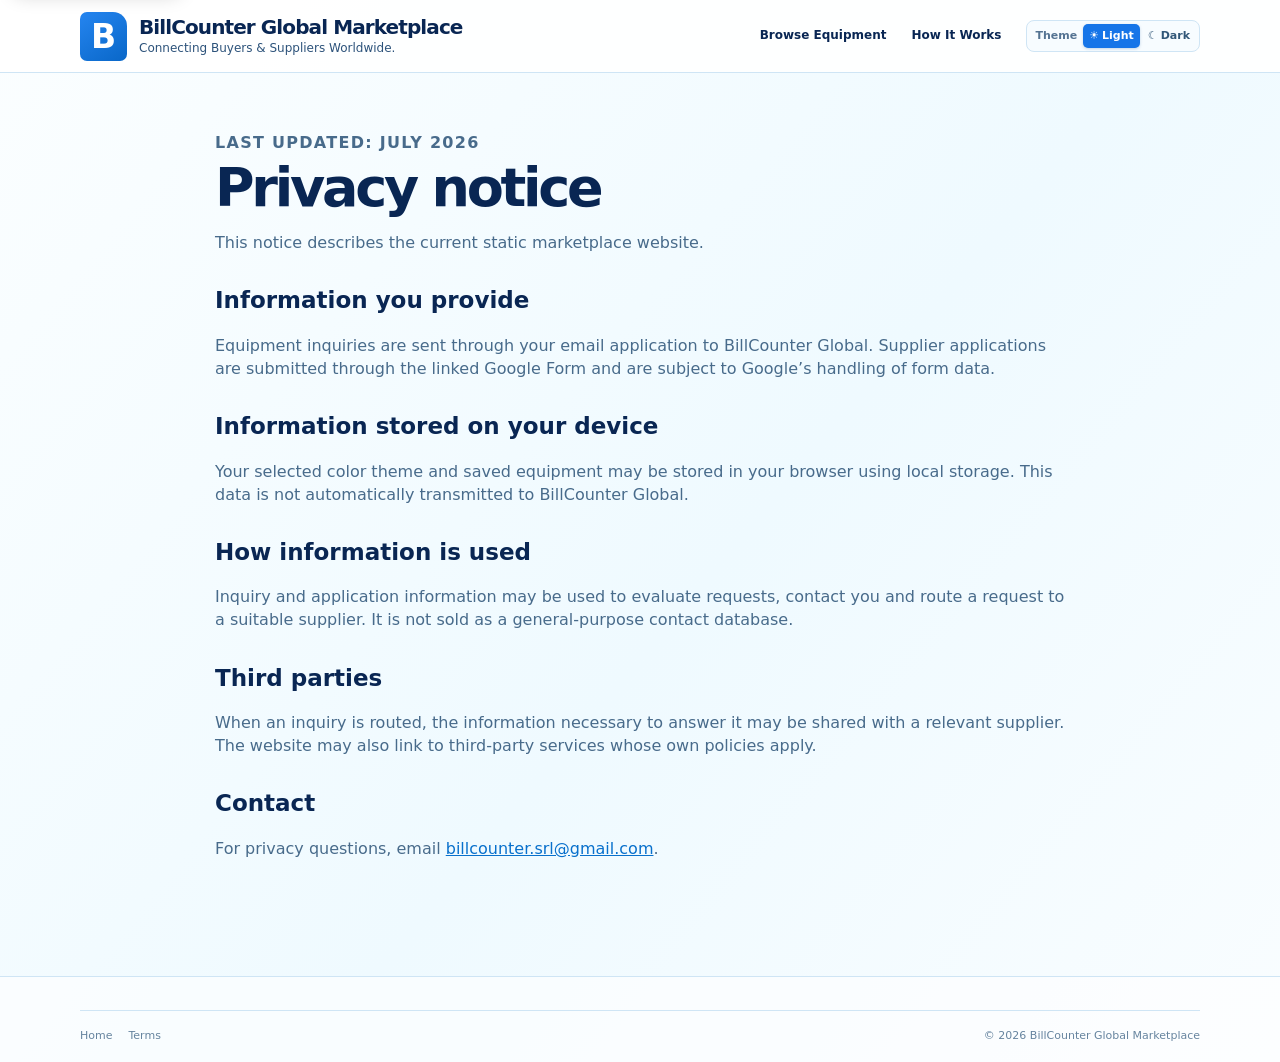
<file: privacy.html>
<!doctype html><html lang="en"><head><meta charset="utf-8"><meta name="viewport" content="width=device-width, initial-scale=1"><meta name="description" content="Read the BillCounter Global Marketplace privacy notice."><meta name="theme-color" content="#f5fbff"><meta name="robots" content="index,follow"><link rel="canonical" href="https://www.billcounterglobal.com/privacy.html"><meta property="og:site_name" content="BillCounter Global Marketplace"><meta property="og:title" content="Privacy Notice | BillCounter Global Marketplace"><meta property="og:description" content="Read the BillCounter Global Marketplace privacy notice."><meta property="og:type" content="website"><meta property="og:url" content="https://www.billcounterglobal.com/privacy.html"><title>Privacy Notice | BillCounter Global Marketplace</title><link rel="icon" href="favicon.svg" type="image/svg+xml"><link rel="stylesheet" href="styles.css"></head><body>
<a class="skip-link" href="#main-content">Skip to content</a><header class="site-header"><div class="shell header-inner"><a class="brand" href="index.html"><span class="brand-mark">B</span><span class="brand-copy"><strong>BillCounter Global Marketplace</strong><small>Connecting Buyers &amp; Suppliers Worldwide.</small></span></a><nav class="main-nav"><a href="catalog.html">Browse Equipment</a><a href="how-it-works.html">How It Works</a></nav></div></header>
<main class="legal-page shell" id="main-content"><p class="eyebrow">Last updated: July 2026</p><h1>Privacy notice</h1><p>This notice describes the current static marketplace website.</p><h2>Information you provide</h2><p>Equipment inquiries are sent through your email application to BillCounter Global. Supplier applications are submitted through the linked Google Form and are subject to Google’s handling of form data.</p><h2>Information stored on your device</h2><p>Your selected color theme and saved equipment may be stored in your browser using local storage. This data is not automatically transmitted to BillCounter Global.</p><h2>How information is used</h2><p>Inquiry and application information may be used to evaluate requests, contact you and route a request to a suitable supplier. It is not sold as a general-purpose contact database.</p><h2>Third parties</h2><p>When an inquiry is routed, the information necessary to answer it may be shared with a relevant supplier. The website may also link to third-party services whose own policies apply.</p><h2>Contact</h2><p>For privacy questions, email <a href="mailto:billcounter.srl@gmail.com">billcounter.srl@gmail.com</a>.</p></main>
<footer class="site-footer simple-footer"><div class="shell footer-bottom"><a href="index.html">Home</a><a href="terms.html">Terms</a><span>© 2026 BillCounter Global Marketplace</span></div></footer><script src="theme.js"></script></body></html>
</file>
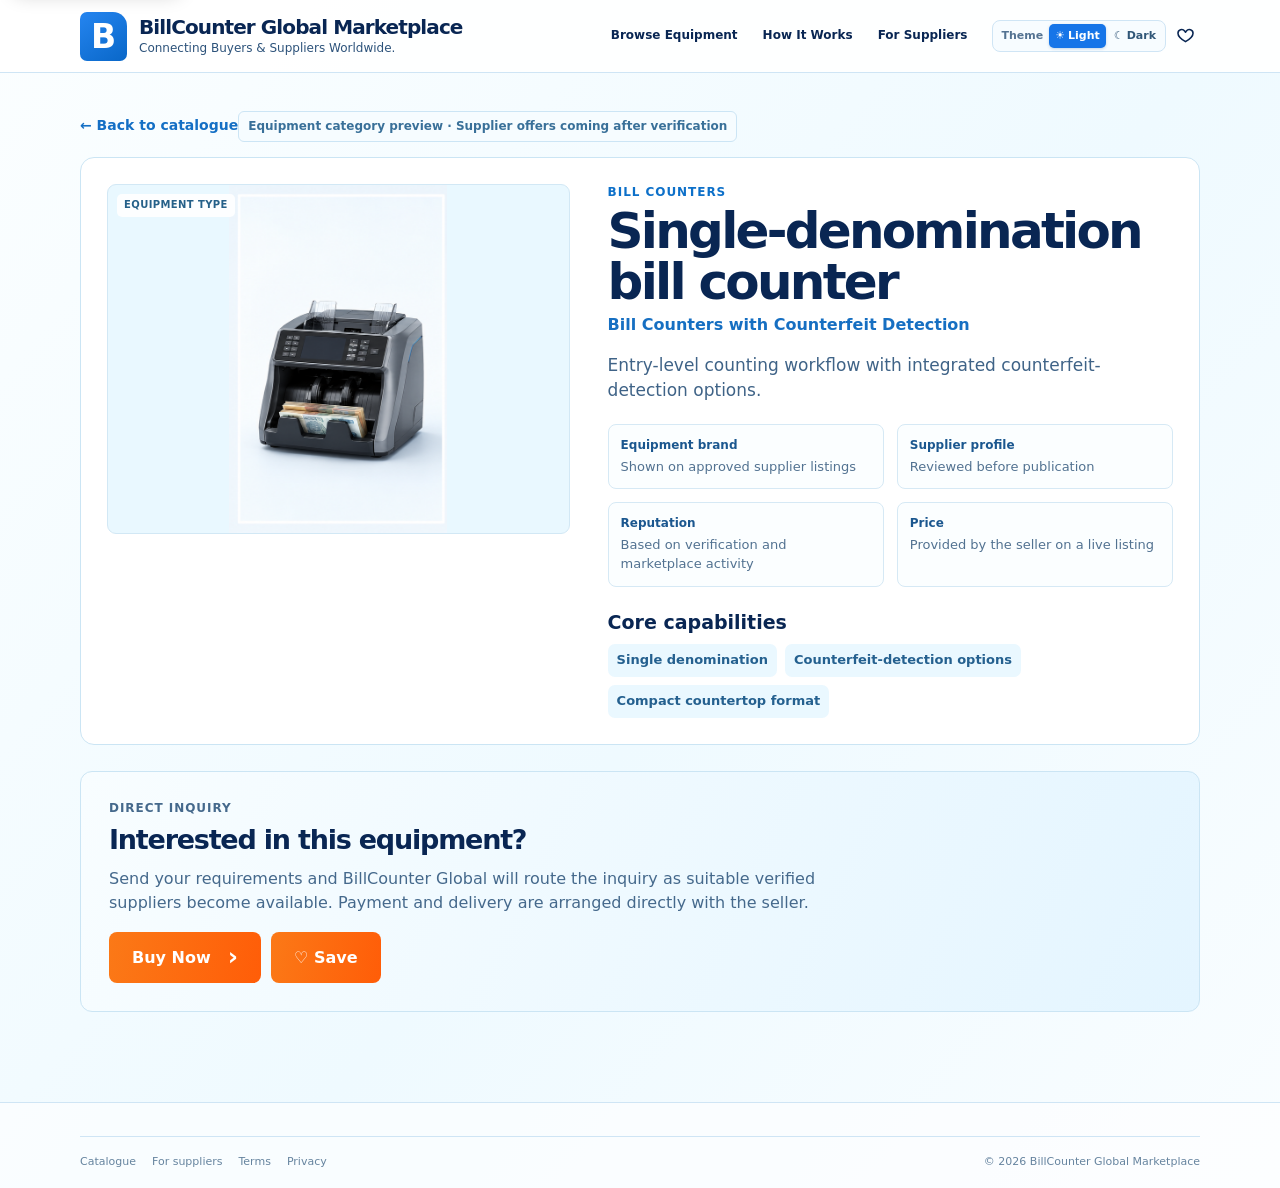
<file: product.html>
<!doctype html>
<html lang="en"><head>
  <meta charset="utf-8"><meta name="viewport" content="width=device-width, initial-scale=1"><meta name="description" content="Explore cash-handling equipment and send a qualified supplier inquiry on BillCounter Global Marketplace."><meta name="theme-color" content="#f5fbff">
  <meta name="robots" content="noindex,follow"><link rel="canonical" href="https://www.billcounterglobal.com/catalog.html"><title>Equipment Details | BillCounter Global Marketplace</title><link rel="icon" href="favicon.svg" type="image/svg+xml"><link rel="stylesheet" href="styles.css">
</head><body>
  <a class="skip-link" href="#main-content">Skip to content</a>
  <header class="site-header"><div class="shell header-inner"><a class="brand" href="index.html"><span class="brand-mark">B</span><span class="brand-copy"><strong>BillCounter Global Marketplace</strong><small>Connecting Buyers &amp; Suppliers Worldwide.</small></span></a><button class="menu-toggle" type="button" aria-expanded="false" aria-controls="primary-nav"><span></span><span></span><span></span><b>Menu</b></button><nav class="main-nav" id="primary-nav"><a href="catalog.html">Browse Equipment</a><a href="how-it-works.html">How It Works</a><a href="supplier-onboarding.html">For Suppliers</a></nav><div class="header-tools"><a class="icon-control" href="buyer-dashboard.html" aria-label="Saved equipment"><svg viewBox="0 0 24 24"><path d="M20.6 8.3c0 4.7-8.6 9.6-8.6 9.6S3.4 13 3.4 8.3A4.2 4.2 0 0 1 11 5.8L12 7l1-1.2a4.2 4.2 0 0 1 7.6 2.5Z"/></svg></a></div></div></header>
  <main class="product-page shell" id="main-content"><a class="back-link" href="catalog.html">← Back to catalogue</a><div class="listing-state">Equipment category preview · Supplier offers coming after verification</div><section class="product-detail" id="product-detail"></section><section class="purchase-flow"><p class="eyebrow">Direct inquiry</p><h2>Interested in this equipment?</h2><p>Send your requirements and BillCounter Global will route the inquiry as suitable verified suppliers become available. Payment and delivery are arranged directly with the seller.</p><div class="product-actions"><button id="buy-now" type="button">Buy Now <span>›</span></button><button id="save-favorite" class="outline-button" type="button">♡ Save</button></div><p id="buy-now-note" role="status" hidden></p></section></main>
  <footer class="site-footer simple-footer"><div class="shell footer-bottom"><a href="catalog.html">Catalogue</a><a href="supplier-onboarding.html">For suppliers</a><a href="terms.html">Terms</a><a href="privacy.html">Privacy</a><span>© 2026 BillCounter Global Marketplace</span></div></footer>
  <script src="catalog-data.js"></script><script src="product.js"></script><script src="theme.js"></script>
</body></html>
</file>
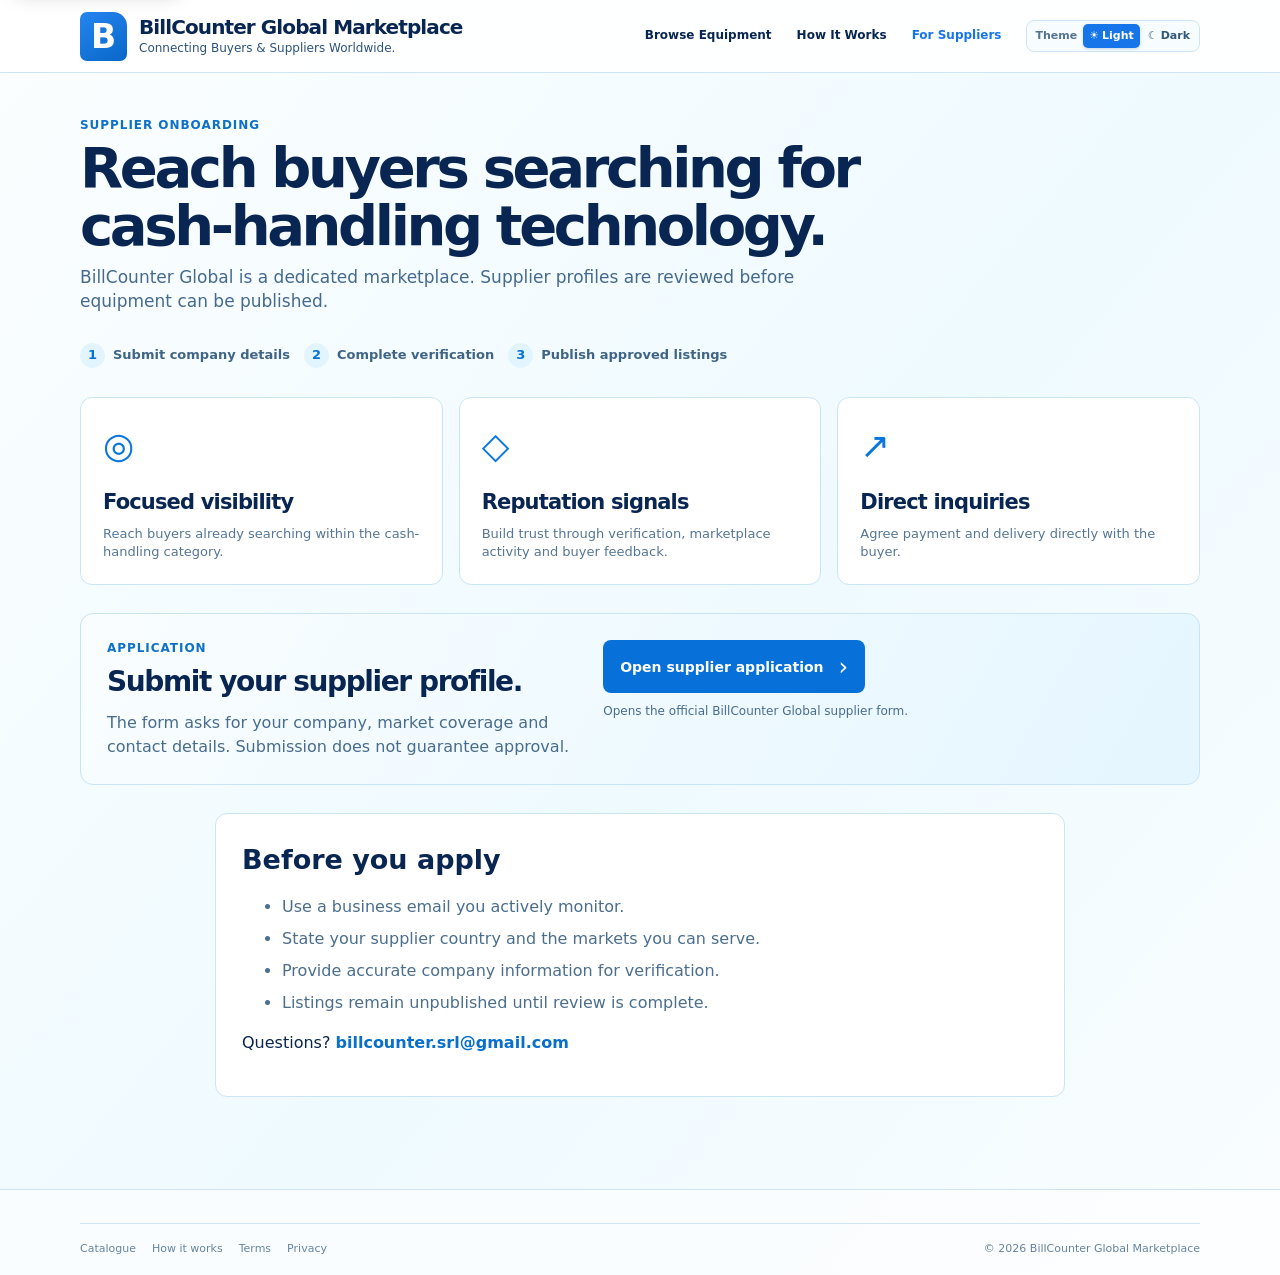
<file: supplier-onboarding.html>
<!doctype html>
<html lang="en"><head><meta charset="utf-8"><meta name="viewport" content="width=device-width, initial-scale=1"><meta name="description" content="Apply to become a reviewed BillCounter Global supplier and connect with qualified international buyers of cash-handling technology."><meta name="robots" content="index,follow,max-image-preview:large"><meta name="theme-color" content="#f5fbff"><link rel="canonical" href="https://www.billcounterglobal.com/supplier-onboarding.html"><meta property="og:site_name" content="BillCounter Global Marketplace"><meta property="og:title" content="Become a Supplier | BillCounter Global Marketplace"><meta property="og:description" content="Apply to publish cash-handling equipment and reach qualified international buyers."><meta property="og:type" content="website"><meta property="og:url" content="https://www.billcounterglobal.com/supplier-onboarding.html"><meta property="og:image" content="https://www.billcounterglobal.com/assets/cash-handling-hero-v1.png"><meta name="twitter:card" content="summary_large_image"><meta name="twitter:title" content="Become a Supplier | BillCounter Global Marketplace"><meta name="twitter:description" content="Apply to publish cash-handling equipment and reach international buyers."><meta name="twitter:image" content="https://www.billcounterglobal.com/assets/cash-handling-hero-v1.png"><title>Become a Supplier | BillCounter Global Marketplace</title><link rel="icon" href="favicon.svg" type="image/svg+xml"><link rel="stylesheet" href="styles.css"><script type="application/ld+json">{"@context":"https://schema.org","@type":"WebPage","name":"Become a Supplier | BillCounter Global Marketplace","url":"https://www.billcounterglobal.com/supplier-onboarding.html","isPartOf":{"@id":"https://www.billcounterglobal.com/#website"}}</script></head><body>
  <a class="skip-link" href="#main-content">Skip to content</a><header class="site-header"><div class="shell header-inner"><a class="brand" href="index.html"><span class="brand-mark">B</span><span class="brand-copy"><strong>BillCounter Global Marketplace</strong><small>Connecting Buyers &amp; Suppliers Worldwide.</small></span></a><button class="menu-toggle" type="button" aria-expanded="false" aria-controls="primary-nav"><span></span><span></span><span></span><b>Menu</b></button><nav class="main-nav" id="primary-nav"><a href="catalog.html">Browse Equipment</a><a href="how-it-works.html">How It Works</a><a class="is-current" href="supplier-onboarding.html">For Suppliers</a></nav></div></header>
  <main class="onboarding-page shell" id="main-content">
    <div class="onboarding-hero"><p class="eyebrow">Supplier onboarding</p><h1>Reach buyers searching for cash-handling technology.</h1><p>BillCounter Global is a dedicated marketplace. Supplier profiles are reviewed before equipment can be published.</p></div>
    <ol class="process-steps"><li><b>1</b> Submit company details</li><li><b>2</b> Complete verification</li><li><b>3</b> Publish approved listings</li></ol>
    <section class="supplier-benefits"><article><span>◎</span><h2>Focused visibility</h2><p>Reach buyers already searching within the cash-handling category.</p></article><article><span>◇</span><h2>Reputation signals</h2><p>Build trust through verification, marketplace activity and buyer feedback.</p></article><article><span>↗</span><h2>Direct inquiries</h2><p>Agree payment and delivery directly with the buyer.</p></article></section>
    <section class="account-form-card supplier-apply"><div><p class="eyebrow">Application</p><h2>Submit your supplier profile.</h2><p>The form asks for your company, market coverage and contact details. Submission does not guarantee approval.</p></div><div><a class="primary-button large-button" href="https://forms.gle/TkAvEChdgiLozyor5" target="_blank" rel="noopener">Open supplier application <span>›</span></a><p class="external-note">Opens the official BillCounter Global supplier form.</p></div></section>
    <section class="application-criteria"><h2>Before you apply</h2><ul><li>Use a business email you actively monitor.</li><li>State your supplier country and the markets you can serve.</li><li>Provide accurate company information for verification.</li><li>Listings remain unpublished until review is complete.</li></ul><p>Questions? <a href="mailto:billcounter.srl@gmail.com">billcounter.srl@gmail.com</a></p></section>
  </main>
  <footer class="site-footer simple-footer"><div class="shell footer-bottom"><a href="catalog.html">Catalogue</a><a href="how-it-works.html">How it works</a><a href="terms.html">Terms</a><a href="privacy.html">Privacy</a><span>© 2026 BillCounter Global Marketplace</span></div></footer><script src="theme.js"></script>
</body></html>
</file>
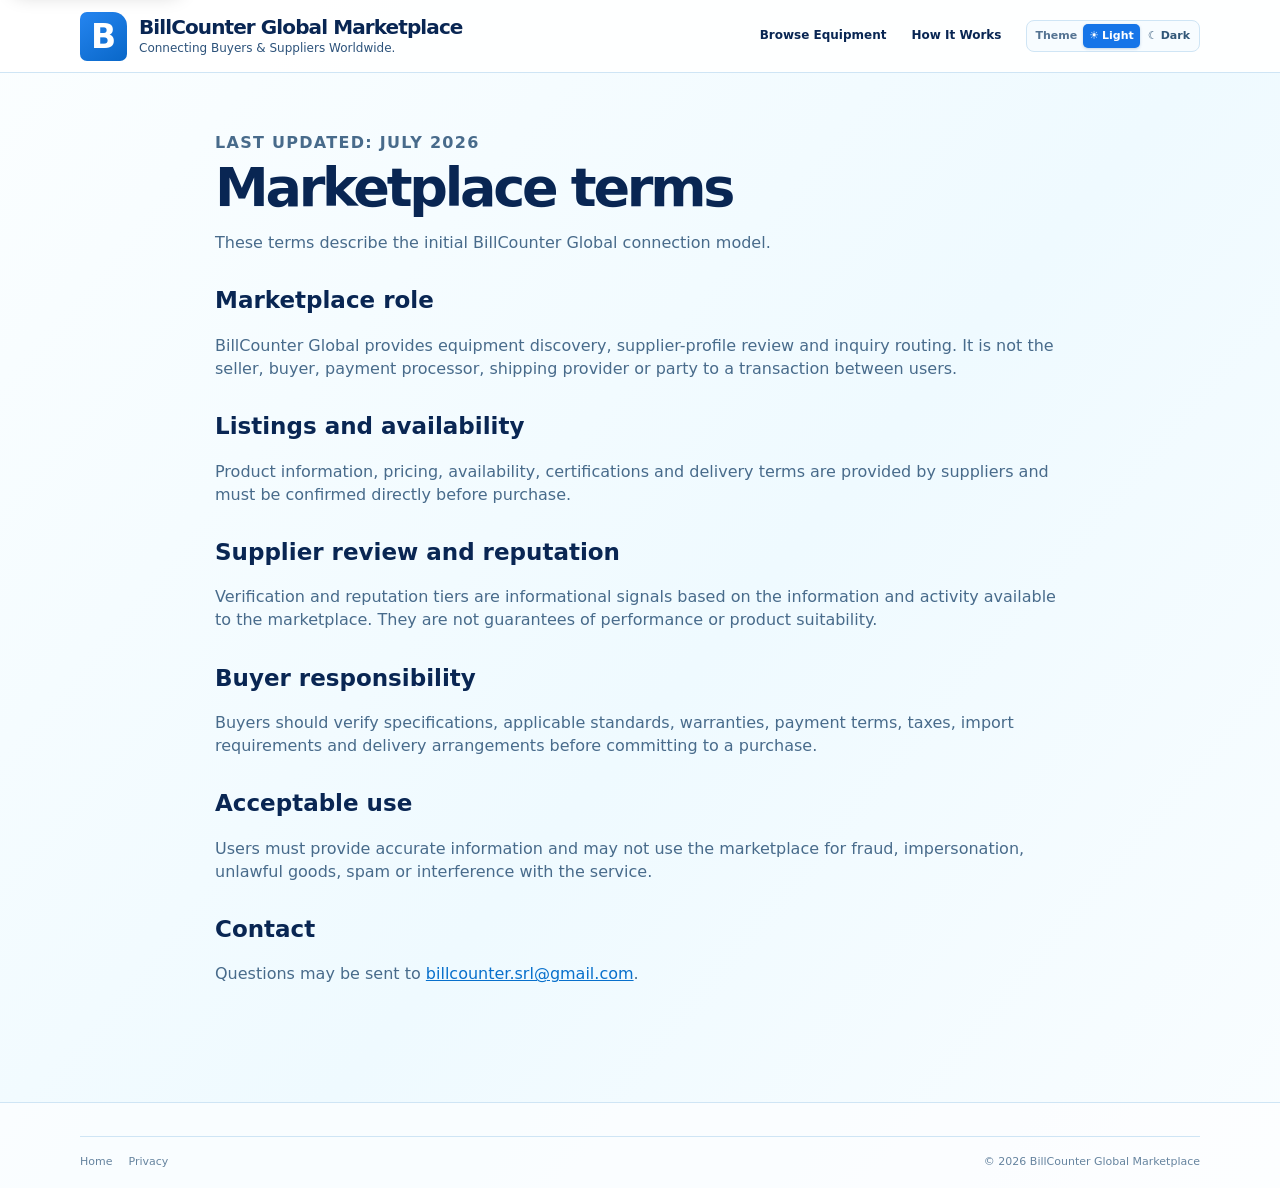
<file: terms.html>
<!doctype html><html lang="en"><head><meta charset="utf-8"><meta name="viewport" content="width=device-width, initial-scale=1"><meta name="description" content="Read the terms for BillCounter Global Marketplace, a marketplace for discovery and supplier connection in cash-handling technology."><meta name="theme-color" content="#f5fbff"><meta name="robots" content="index,follow"><link rel="canonical" href="https://www.billcounterglobal.com/terms.html"><meta property="og:site_name" content="BillCounter Global Marketplace"><meta property="og:title" content="Marketplace Terms | BillCounter Global"><meta property="og:description" content="Read the terms for the BillCounter Global cash-handling marketplace."><meta property="og:type" content="website"><meta property="og:url" content="https://www.billcounterglobal.com/terms.html"><title>Marketplace Terms | BillCounter Global</title><link rel="icon" href="favicon.svg" type="image/svg+xml"><link rel="stylesheet" href="styles.css"></head><body>
<a class="skip-link" href="#main-content">Skip to content</a><header class="site-header"><div class="shell header-inner"><a class="brand" href="index.html"><span class="brand-mark">B</span><span class="brand-copy"><strong>BillCounter Global Marketplace</strong><small>Connecting Buyers &amp; Suppliers Worldwide.</small></span></a><nav class="main-nav"><a href="catalog.html">Browse Equipment</a><a href="how-it-works.html">How It Works</a></nav></div></header>
<main class="legal-page shell" id="main-content"><p class="eyebrow">Last updated: July 2026</p><h1>Marketplace terms</h1><p>These terms describe the initial BillCounter Global connection model.</p><h2>Marketplace role</h2><p>BillCounter Global provides equipment discovery, supplier-profile review and inquiry routing. It is not the seller, buyer, payment processor, shipping provider or party to a transaction between users.</p><h2>Listings and availability</h2><p>Product information, pricing, availability, certifications and delivery terms are provided by suppliers and must be confirmed directly before purchase.</p><h2>Supplier review and reputation</h2><p>Verification and reputation tiers are informational signals based on the information and activity available to the marketplace. They are not guarantees of performance or product suitability.</p><h2>Buyer responsibility</h2><p>Buyers should verify specifications, applicable standards, warranties, payment terms, taxes, import requirements and delivery arrangements before committing to a purchase.</p><h2>Acceptable use</h2><p>Users must provide accurate information and may not use the marketplace for fraud, impersonation, unlawful goods, spam or interference with the service.</p><h2>Contact</h2><p>Questions may be sent to <a href="mailto:billcounter.srl@gmail.com">billcounter.srl@gmail.com</a>.</p></main>
<footer class="site-footer simple-footer"><div class="shell footer-bottom"><a href="index.html">Home</a><a href="privacy.html">Privacy</a><span>© 2026 BillCounter Global Marketplace</span></div></footer><script src="theme.js"></script></body></html>
</file>
<file: styles.css>
:root{--ink:#092653;--blue:#1675e8;--cyan:#7edcff;--pale:#eefaff;--line:#cfe5f5;--muted:#496789;--orange:#fa7110;--shell:1180px}
*{box-sizing:border-box}
html{scroll-behavior:smooth}
body{margin:0;background:linear-gradient(130deg,#fbfeff 0%,#effaff 55%,#f9fdff 100%);color:var(--ink);font:16px/1.45 Inter,ui-sans-serif,system-ui,-apple-system,BlinkMacSystemFont,"Segoe UI",sans-serif}
.shell{width:min(var(--shell),calc(100% - 48px));margin:auto}
a{color:inherit;text-decoration:none}
button,input,select{font:inherit}
.site-header{position:relative;z-index:20;background:rgba(255,255,255,.94);border-bottom:1px solid var(--line)}
.header-inner{display:flex;align-items:center;gap:34px;min-height:83px}
.brand{display:flex;align-items:center;gap:12px;white-space:nowrap}
.brand-mark{display:grid;place-items:center;width:52px;height:54px;background:linear-gradient(145deg,#2585f0,#0967c8);color:#fff;border-radius:7px 14px 7px 7px;font-size:38px;font-weight:850;line-height:1}
.brand-copy{display:flex;flex-direction:column;line-height:1.05}
.brand-copy strong{font-size:22px;letter-spacing:-.045em}
.brand-copy small{margin-top:5px;font-size:13px;color:#2c527a}
.main-nav{display:flex;gap:30px;margin-left:auto;font-weight:760;font-size:13px}
.main-nav a:hover{color:var(--blue)}
.header-tools{position:relative;display:flex;align-items:center;gap:4px}
.icon-control{display:grid;place-items:center;width:30px;height:34px;padding:0;border:0;border-radius:6px;background:transparent;color:#092653;cursor:pointer}
.icon-control:hover{background:#eaf7ff;color:#0870d9}
.icon-control svg{width:21px;height:21px;fill:none;stroke:currentColor;stroke-width:1.8;stroke-linecap:round;stroke-linejoin:round}
.theme-control{display:flex;align-items:center;gap:2px;padding:3px;border:1px solid var(--line);border-radius:8px;background:#f7fcff;color:#315778;font-size:11px;font-weight:760}
.theme-label{padding:0 4px 0 5px;color:#547392}
.theme-control button{display:flex;align-items:center;gap:3px;padding:4px 6px;border:0;border-radius:5px;background:transparent;color:inherit;font:inherit;cursor:pointer}
.theme-control button:hover{background:#e5f5ff}
.theme-control button.is-active{background:#1675e8;color:#fff;box-shadow:0 1px 3px rgba(5,72,145,.22)}
.tool-popover{position:absolute;right:0;top:42px;z-index:35;display:grid;min-width:176px;padding:10px;border:1px solid #cde4f4;border-radius:9px;background:#fff;box-shadow:0 15px 32px rgba(13,82,134,.17)}
.tool-popover strong{padding:2px 4px 7px;color:#235073;font-size:12px}
.tool-popover span{display:flex;justify-content:space-between;gap:14px;padding:7px 4px;color:#264c72;font-size:13px}
.tool-popover b{color:#0b76da;font-size:11px}
.tool-popover em{color:#7188a0;font-size:11px;font-style:normal}
.tool-notice{position:absolute;right:0;top:42px;z-index:36;width:240px;margin:0;padding:10px 12px;border:1px solid #cde4f4;border-radius:8px;background:#fff;color:#315d84;box-shadow:0 15px 32px rgba(13,82,134,.17);font-size:12px;line-height:1.35}
.header-icons{position:relative;display:flex;gap:8px}
.icon-button{display:grid;place-items:center;width:28px;height:30px;border:0;background:transparent;color:var(--ink);font-size:25px;cursor:pointer}
.person-icon{font-size:24px;transform:rotate(180deg)}
.popover{position:absolute;right:0;top:42px;display:grid;min-width:126px;padding:8px;background:#fff;border:1px solid var(--line);border-radius:10px;box-shadow:0 15px 35px rgba(8,68,121,.14)}
.popover a{padding:7px 8px;font-size:13px;border-radius:6px}
.popover a:hover{background:#edf8ff}
.showcase{position:relative;overflow:hidden;padding:34px 0 0;background:linear-gradient(145deg,#e8f8ff 0%,#f9fdff 51%,#eaf9ff 100%)}
.showcase:after{content:"";position:absolute;inset:auto -15% 0;height:260px;background:radial-gradient(ellipse at center,rgba(105,215,255,.25),transparent 66%);pointer-events:none}
.search-bar{position:relative;z-index:3;display:grid;grid-template-columns:1fr 240px 72px;max-width:1020px;margin:0 auto;background:#fff;border:1px solid #d4e9f7;border-radius:11px;overflow:hidden;box-shadow:0 13px 25px rgba(13,98,158,.13)}
.search-input{display:flex;gap:15px;align-items:center;padding:0 22px;font-size:27px;color:#335a80}
.search-input input{width:100%;padding:19px 0;border:0;outline:0;background:transparent;color:var(--ink);font-size:17px}
.search-input input::placeholder{color:#6e829b}
.search-select{border-left:1px solid #d5e7f4}
.search-select select{width:100%;height:100%;padding:0 24px;border:0;outline:0;background:#fff;color:#1f3f68;font-size:16px}
.search-submit{border:0;background:#0870d9;color:#fff;font-size:31px;cursor:pointer}
.search-feedback{min-height:0;max-width:1020px;margin:8px auto 0;color:#1e669d;font-size:13px;font-weight:700}
.world-grid{position:absolute;left:50%;top:104px;width:930px;height:310px;transform:translateX(-50%);background-image:radial-gradient(rgba(53,163,220,.3) 1.1px,transparent 1.1px);background-size:7px 7px;opacity:.45;mask-image:radial-gradient(ellipse at center,#000 20%,transparent 71%)}
.platform-wrap{position:relative;z-index:2;margin:18px auto 0;width:min(1110px,100%);padding-top:78px}
.machine-stage{height:282px;display:flex;align-items:end;justify-content:center;gap:75px;padding:0 120px;position:relative;z-index:2}
.machine-link{display:block;position:relative;transition:transform .2s;cursor:pointer}
.machine-link:hover{transform:translateY(-11px)}
.machine-link:hover:after{content:"Explore category →";position:absolute;left:50%;bottom:-27px;transform:translateX(-50%);color:#0d6fcf;font-size:12px;font-weight:800;white-space:nowrap}
.machine{display:block;position:relative;background:linear-gradient(142deg,#687984,#253443 57%,#101f2e);box-shadow:15px 17px 24px rgba(25,59,80,.25);border:2px solid rgba(255,255,255,.75)}
.machine i{display:block;position:absolute;background:#0b253e;border:2px solid #82d4f8;box-shadow:inset 0 0 9px #1495e3}
.machine b{position:absolute;display:block;background:linear-gradient(#1e2d3c,#070f18);border-radius:3px}
.machine em{position:absolute;display:block;background:linear-gradient(135deg,#95a5b0,#354858);font-style:normal}
.machine-counter,.machine-sorter{width:155px;height:180px;border-radius:18px 18px 7px 7px}
.machine-counter:before,.machine-sorter:before{content:"";position:absolute;inset:66px 15px 13px;background:repeating-linear-gradient(90deg,#111c27 0 21px,#bbc9cf 22px 31px);border-radius:3px}
.machine-counter i,.machine-sorter i{left:25px;top:29px;width:101px;height:31px}
.machine-counter b,.machine-sorter b{left:22px;bottom:18px;width:28px;height:43px}
.machine-counter em,.machine-sorter em{right:21px;bottom:17px;width:26px;height:45px}
.machine-sorter{width:165px;height:175px}
.machine-sorter:before{background:repeating-linear-gradient(90deg,#101c27 0 20px,#b5c4cb 21px 29px)}
.machine-coin{width:115px;height:143px;border-radius:48% 48% 17px 17px}
.machine-coin:before{content:"";position:absolute;left:15px;right:15px;top:-22px;height:45px;border-radius:50%;background:linear-gradient(#576675,#111e2c);border:3px solid #9aacb8}
.machine-coin i{left:20px;top:38px;width:74px;height:26px}
.machine-coin b{left:13px;bottom:9px;width:18px;height:43px}
.machine-coin em{right:13px;bottom:9px;width:18px;height:43px}
.machine-cash{width:145px;height:224px;border-radius:6px}
.machine-cash:before{content:"";position:absolute;right:18px;top:64px;width:43px;height:73px;background:#0b1620;border-radius:4px}
.machine-cash i{right:24px;top:31px;width:32px;height:20px}
.machine-cash b{right:30px;top:98px;width:21px;height:13px}
.machine-cash em{left:15px;bottom:16px;width:20px;height:4px}
.category-dock{position:relative;z-index:3;display:grid;grid-template-columns:repeat(4,1fr);min-height:108px;border:1px solid #d1e7f4;border-radius:50% 50% 9px 9px / 34% 34% 8px 8px;background:linear-gradient(180deg,#fff,#e9f8ff);overflow:hidden;box-shadow:0 9px 18px rgba(15,122,180,.1)}
.category-dock a{display:grid;grid-template-columns:37px 1fr 15px;gap:8px;align-items:center;padding:18px 22px;border-right:1px solid #cee4f2;font-size:14px;font-weight:780;line-height:1.17;transition:.2s}
.category-dock a:last-child{border-right:0}
.category-dock a:hover{background:#ddf5ff;color:#096dc7}
.dock-icon{font-size:28px;color:#0b72e3}
.category-dock b{font-size:27px;color:#0b6fd4;font-weight:400}
.intro{padding:50px 0 30px;text-align:center}
.intro h1{margin:0;color:#09275a;font-size:clamp(39px,5vw,62px);line-height:1.08;letter-spacing:-.055em}
.intro p{max-width:1000px;margin:26px auto 0;padding:18px 28px;border:1px solid #cbe6f5;border-radius:9px;background:rgba(255,255,255,.5);color:#274c74;font-size:18px;text-align:left}
.markets,.trust{padding-top:22px}
.markets h2,.trust h2{margin:0 0 16px;font-size:22px;letter-spacing:-.035em}
.market-buttons{display:flex;flex-wrap:wrap;gap:10px}
.market-buttons a,.market-buttons button{display:inline-flex;align-items:center;justify-content:center;gap:8px;min-height:46px;padding:0 17px;border:1px solid #c9e0f1;border-radius:7px;background:#fff;color:#17395f;font-size:14px;font-weight:760;cursor:pointer}
.market-buttons a:hover,.market-buttons button:hover{border-color:#62bde9;background:#eefaff}
.market-buttons span{font-size:20px}
.market-dropdown{margin-top:12px;padding:16px 18px;border:1px solid #cce5f4;border-radius:9px;background:#fff;box-shadow:0 10px 20px rgba(18,95,153,.08);color:#24496f}
.market-dropdown strong{font-size:14px}
.supplier-pills,.country-list>div{display:flex;flex-wrap:wrap;gap:8px;margin-top:10px}
.supplier-pills span,.country-list span{padding:5px 9px;border-radius:99px;background:#effaff;color:#246094;font-size:12px;font-weight:700}
.trust{padding-bottom:24px}
.trust-grid{display:grid;grid-template-columns:repeat(4,1fr);gap:16px}
.trust-grid article{min-height:203px;padding:20px 15px;border:1px solid #cde5f4;border-radius:10px;background:#fff;text-align:center}
.medal{display:grid;place-items:center;margin:0 auto 12px;width:70px;height:70px;border-radius:50%;font-size:34px;font-weight:900}
.verified{color:#fff;background:linear-gradient(140deg,#32bef2,#1670e6);clip-path:polygon(50% 0,91% 14%,91% 57%,50% 100%,9% 57%,9% 14%)}
.silver{color:#fff;background:radial-gradient(circle at 35% 30%,#fff,#b4becb 42%,#7d8999 70%)}
.gold{color:#fff;background:radial-gradient(circle at 35% 30%,#fff5c3,#f7b839 45%,#bd7911 74%)}
.top{color:#fff;background:radial-gradient(circle at 35% 30%,#e1baff,#8b39dd 54%,#5620a6 78%);clip-path:polygon(50% 0,94% 15%,86% 82%,50% 100%,14% 82%,6% 15%)}
.trust-grid h3{margin:0;font-size:17px;letter-spacing:-.035em}
.trust-grid p{margin:7px 0 0;color:#496789;font-size:13px}
.service-points{display:grid;grid-template-columns:repeat(3,1fr);gap:0;margin-top:31px}
.service-points>div{display:flex;align-items:center;gap:16px;padding:0 22px;border-right:1px solid #cfe5f2}
.service-points>div:last-child{border-right:0}
.service-points span{font-size:50px;color:#0777e8}
.service-points p{margin:0;color:#496789;font-size:13px}
.service-points strong{display:block;color:#10365e;font-size:16px;margin-bottom:4px}
.partner{display:grid;grid-template-columns:94px 1fr auto;gap:20px 25px;align-items:center;margin-top:24px;padding:24px;border:1px solid #bfe0f5;border-radius:11px;background:linear-gradient(115deg,#f7fcff,#e3f5ff)}
.partner-symbol{font-size:76px;color:#0780e9}
.partner h2{margin:0;font-size:25px;letter-spacing:-.045em}
.partner p{margin:6px 0 0;color:#3f6285;max-width:530px}
.partner-button{display:flex;align-items:center;gap:20px;padding:16px 24px;border-radius:8px;background:linear-gradient(100deg,#fb7917,#ff5d08);color:#fff;font-weight:850;white-space:nowrap;box-shadow:0 8px 15px rgba(255,108,11,.22)}
.partner-button span{font-size:27px;line-height:0}
.partner ul{grid-column:2/4;display:flex;flex-wrap:wrap;gap:13px 25px;margin:0;padding:0;list-style:none;color:#356084;font-size:13px}
.partner li:before{content:"✓";display:inline-grid;place-items:center;width:18px;height:18px;margin-right:6px;border-radius:50%;background:#0d79e7;color:#fff;font-size:12px}
.site-footer{padding:28px 20px;color:#4b6b8b;font-size:12px;text-align:center}
.popover button{padding:7px 8px;border:0;border-radius:6px;background:transparent;color:var(--ink);font-size:13px;text-align:left;cursor:pointer}
.popover button:hover{background:#edf8ff}
.partner-button{border:0;cursor:pointer;font:inherit}
.supplier-form{grid-column:1/-1;display:grid;grid-template-columns:1fr 1fr 180px auto;gap:11px;padding:16px;border:1px solid #c7e2f2;border-radius:9px;background:#fff}
.supplier-form label{display:grid;gap:5px;color:#315779;font-size:12px;font-weight:760}
.supplier-form input,.supplier-form select{min-height:39px;padding:0 10px;border:1px solid #cbdfee;border-radius:6px;background:#fff;color:var(--ink)}
.supplier-form button{align-self:end;min-height:39px;padding:0 14px;border:0;border-radius:6px;background:#0870d9;color:#fff;font-weight:800;cursor:pointer}
.supplier-form p{grid-column:1/-1;margin:0;color:#1871a9;font-size:13px;font-weight:700}
@media(max-width:1320px) and (min-width:621px){
  :root{--shell:1120px}
  .shell{width:min(var(--shell),calc(100% - 34px))}
  .header-inner{min-height:72px;gap:25px}
  .brand-mark{width:47px;height:49px;font-size:33px}
  .brand-copy strong{font-size:20px}
  .brand-copy small{font-size:12px;margin-top:4px}
  .main-nav{gap:25px;font-size:12px}
  .icon-button{width:25px;height:27px;font-size:22px}
  .search-bar{max-width:950px;grid-template-columns:1fr 220px 64px}
  .search-input input{padding:16px 0;font-size:16px}
  .search-input{font-size:24px}
  .search-submit{font-size:27px}
  .platform-wrap{width:min(1010px,100%);padding-top:59px}
  .machine-stage{height:249px;gap:57px;padding:0 97px}
  .machine-counter{width:137px;height:159px}
  .machine-sorter{width:146px;height:155px}
  .machine-coin{width:102px;height:127px}
  .machine-cash{width:129px;height:199px}
  .category-dock{min-height:93px}
  .category-dock a{padding:15px 18px;font-size:13px}
  .dock-icon{font-size:25px}
  .intro{padding:40px 0 24px}
  .intro h1{font-size:clamp(37px,4.5vw,52px)}
  .intro p{max-width:930px;margin-top:20px;padding:16px 23px;font-size:16px}
  .markets,.trust{padding-top:18px}
  .trust-grid article{min-height:184px;padding:17px 12px}
  .medal{width:63px;height:63px;font-size:31px}
  .service-points{margin-top:25px}
  .service-points span{font-size:42px}
  .partner{margin-top:19px;padding:20px}
  .partner h2{font-size:23px}
  .partner-symbol{font-size:65px}
  .supplier-form{grid-template-columns:1fr 1fr 170px auto}
}
@media(max-width:850px){.header-inner{gap:15px}
.main-nav{display:none}
.header-icons,.header-tools{margin-left:auto}
.machine-stage{gap:22px;padding:0 42px}
.category-dock a{padding:16px 10px}
.partner{grid-template-columns:64px 1fr}
.partner ul{grid-column:1/-1}
.partner-button{grid-column:2}
.service-points>div{padding:0 12px}
.service-points span{font-size:39px}
}
@media(max-width:620px){.shell{width:min(100% - 26px,var(--shell))}
.header-inner{min-height:70px}
.brand-mark{width:42px;height:44px;font-size:31px}
.brand-copy strong{font-size:17px}
.brand-copy small{font-size:10px}
.theme-label,.theme-control button span{display:none}
.theme-control{gap:1px;padding:2px}
.theme-control button{padding:4px 6px;font-size:15px}
.header-icons{gap:2px}
.icon-button{font-size:21px}
.showcase{padding-top:19px}
.search-bar{grid-template-columns:1fr 53px}
.search-select{display:none}
.search-input{padding:0 14px;font-size:22px}
.search-input input{font-size:14px;padding:15px 0}
.machine-stage{height:198px;gap:8px;padding:0 15px}
.machine-counter,.machine-sorter{width:86px;height:106px;border-radius:10px}
.machine-counter:before,.machine-sorter:before{inset:38px 8px 8px;background-size:auto}
.machine-counter i,.machine-sorter i{left:14px;top:17px;width:55px;height:20px}
.machine-counter b,.machine-sorter b{left:12px;bottom:10px;width:15px;height:26px}
.machine-counter em,.machine-sorter em{right:12px;bottom:10px;width:15px;height:26px}
.machine-sorter{width:92px;height:102px}
.machine-coin{width:70px;height:87px}
.machine-coin:before{left:8px;right:8px;top:-13px;height:29px}
.machine-coin i{left:12px;top:22px;width:44px;height:16px}
.machine-cash{width:73px;height:125px}
.machine-cash i{right:12px;top:17px;width:22px;height:12px}
.machine-cash:before{right:10px;top:36px;width:25px;height:42px}
.machine-cash b{right:15px;top:55px;width:14px;height:7px}
.category-dock{min-height:96px}
.category-dock a{grid-template-columns:1fr;text-align:center;gap:3px;font-size:10px}
.category-dock br{display:none}
.category-dock b{display:none}
.dock-icon{font-size:22px}
.intro{padding:38px 0 22px}
.intro h1{font-size:34px}
.intro p{font-size:15px;text-align:left;padding:16px}
.markets h2,.trust h2{font-size:19px}
.market-buttons{gap:7px}
.market-buttons a,.market-buttons button{min-height:39px;padding:0 10px;font-size:12px}
.market-buttons span{font-size:16px}
.trust-grid{grid-template-columns:repeat(2,1fr);gap:10px}
.trust-grid article{min-height:181px;padding:16px 8px}
.medal{width:58px;height:58px;font-size:29px}
.trust-grid h3{font-size:14px}
.trust-grid p{font-size:11px}
.service-points{grid-template-columns:1fr;gap:13px}
.service-points>div{border-right:0;padding:0}
.partner{grid-template-columns:1fr;padding:20px}
.partner-symbol{display:none}
.partner h2{font-size:23px}
.partner-button{grid-column:auto;justify-content:center}
.partner ul{grid-column:auto;gap:8px;font-size:12px}
.supplier-form{grid-template-columns:1fr}
.supplier-form p{grid-column:auto}
.machine-link:hover:after{display:none}
}

/* V4: product-led marketplace hero */
.platform-wrap{width:min(1110px,100%);padding-top:0}
.hero-equipment{position:relative;overflow:hidden;aspect-ratio:1672/941;border-radius:18px 18px 12px 12px;background:#eaf8ff;box-shadow:0 12px 24px rgba(18,108,165,.08)}
.hero-equipment img{display:block;width:100%;height:100%;object-fit:cover}
.hero-hotspot{position:absolute;top:37%;height:45%;border-radius:14px;cursor:pointer;outline:0;transition:background .18s,box-shadow .18s}
.hero-hotspot:hover{background:rgba(33,145,225,.08);box-shadow:0 0 0 2px rgba(9,114,211,.56)}
.hero-hotspot:focus-visible{box-shadow:0 0 0 3px #0a73d9}
.hotspot-counter{left:7%;width:20%}
.hotspot-sorter{left:28%;width:22%}
.hotspot-coin{left:49%;width:17%}
.hotspot-cash{left:67%;width:25%}
.platform-wrap .category-dock{position:relative;z-index:4;left:auto;right:auto;bottom:auto;min-height:86px;margin-top:-1px;border-radius:0 0 11px 11px;background:rgba(255,255,255,.94);box-shadow:0 9px 20px rgba(13,94,148,.15)}
.platform-wrap .category-dock a{padding:14px 18px}
.market-buttons a.is-selected{border-color:#1681e7;background:#dff4ff;color:#075cae;box-shadow:0 3px 10px rgba(21,131,225,.12)}
.supplier-note{grid-column:1/-1;margin:0;padding:13px 16px;border:1px solid #c8e4f4;border-radius:8px;background:rgba(255,255,255,.74);color:#2e5d87;font-size:14px;font-weight:650}

@media(max-width:1320px) and (min-width:621px){
  .platform-wrap{width:min(1010px,100%);padding-top:0}
  .platform-wrap .category-dock{min-height:78px}
}

@media(max-width:620px){
  .platform-wrap{padding-top:0}
  .hero-equipment{border-radius:12px 12px 8px 8px}
  .platform-wrap .category-dock{left:auto;right:auto;bottom:auto;min-height:63px;border-radius:0 0 8px 8px}
  .platform-wrap .category-dock a{padding:8px 4px;font-size:9px}
  .platform-wrap .dock-icon{font-size:19px}
  .supplier-note{font-size:12px}
}

/* User-selectable dark theme */
html[data-theme="dark"]{color-scheme:dark}
html[data-theme="dark"] body{background:linear-gradient(130deg,#08111d 0%,#0a1828 55%,#091522 100%);color:#e6f1ff}
html[data-theme="dark"] .site-header{background:rgba(9,20,34,.95);border-color:#203850}
html[data-theme="dark"] .brand-copy strong,
html[data-theme="dark"] .main-nav a,
html[data-theme="dark"] .icon-control{color:#edf6ff}
html[data-theme="dark"] .brand-copy small{color:#a9c6e4}
html[data-theme="dark"] .icon-control:hover{background:#172c42;color:#7edcff}
html[data-theme="dark"] .showcase,
html[data-theme="dark"] .catalog-hero{background:linear-gradient(145deg,#0a1b2b,#0d2538 55%,#09192a)}
html[data-theme="dark"] .showcase:after{background:radial-gradient(ellipse at center,rgba(29,138,205,.2),transparent 66%)}
html[data-theme="dark"] .search-bar,
html[data-theme="dark"] .catalog-search,
html[data-theme="dark"] .market-buttons a,
html[data-theme="dark"] .market-buttons button,
html[data-theme="dark"] .market-dropdown,
html[data-theme="dark"] .trust-grid article,
html[data-theme="dark"] .partner,
html[data-theme="dark"] .catalog-sidebar,
html[data-theme="dark"] .product-card,
html[data-theme="dark"] .category-map-grid article,
html[data-theme="dark"] .product-detail,
html[data-theme="dark"] .supplier-form,
html[data-theme="dark"] .access-card,
html[data-theme="dark"] .account-form-card,
html[data-theme="dark"] .onboarding-form,
html[data-theme="dark"] .dashboard-card,
html[data-theme="dark"] .admin-panel{background:#0e1d2d;border-color:#23415a;box-shadow:0 10px 24px rgba(0,0,0,.2)}
html[data-theme="dark"] .search-input input,
html[data-theme="dark"] .search-select select,
html[data-theme="dark"] .catalog-search input,
html[data-theme="dark"] .supplier-form input,
html[data-theme="dark"] .supplier-form select,
html[data-theme="dark"] .stack-form input,
html[data-theme="dark"] .stack-form select,
html[data-theme="dark"] .onboarding-form input,
html[data-theme="dark"] .onboarding-form select,
html[data-theme="dark"] .onboarding-form textarea{background:#0a1725;color:#e8f4ff;border-color:#29445b}
html[data-theme="dark"] .search-select{border-color:#29445b}
html[data-theme="dark"] .search-input input::placeholder,
html[data-theme="dark"] .catalog-search input::placeholder{color:#98b5cf}
html[data-theme="dark"] .category-dock,
html[data-theme="dark"] .platform-wrap .category-dock{background:rgba(13,30,46,.96);border-color:#274660}
html[data-theme="dark"] .category-dock a{border-color:#274660;color:#e0efff}
html[data-theme="dark"] .category-dock a:hover{background:#16364d;color:#7edcff}
html[data-theme="dark"] .intro h1,
html[data-theme="dark"] .markets h2,
html[data-theme="dark"] .trust h2,
html[data-theme="dark"] .catalog-hero h1,
html[data-theme="dark"] .catalog-results-head h2,
html[data-theme="dark"] .category-map h2,
html[data-theme="dark"] .category-map-grid h3,
html[data-theme="dark"] .product-card h3,
html[data-theme="dark"] .product-detail-copy h1,
html[data-theme="dark"] .partner h2,
html[data-theme="dark"] .trust-grid h3{color:#eef7ff}
html[data-theme="dark"] .intro p,
html[data-theme="dark"] .catalog-notice,
html[data-theme="dark"] .supplier-note,
html[data-theme="dark"] .listing-state{background:#102437;border-color:#294b66;color:#bbd5ed}
html[data-theme="dark"] .market-buttons a,
html[data-theme="dark"] .market-buttons button,
html[data-theme="dark"] .market-dropdown,
html[data-theme="dark"] .catalog-sidebar,
html[data-theme="dark"] .category-strip a{color:#d9ecff;border-color:#294a64;background:#0f2132}
html[data-theme="dark"] .market-buttons a:hover,
html[data-theme="dark"] .market-buttons button:hover,
html[data-theme="dark"] .category-strip a:hover,
html[data-theme="dark"] .category-strip a.is-current{background:#16364d;border-color:#258ee8;color:#8ed5ff}
html[data-theme="dark"] .trust-grid p,
html[data-theme="dark"] .service-points p,
html[data-theme="dark"] .partner p,
html[data-theme="dark"] .catalog-hero>div>p:not(.eyebrow),
html[data-theme="dark"] .product-description,
html[data-theme="dark"] .detail-description,
html[data-theme="dark"] .category-map-grid p,
html[data-theme="dark"] .category-map-grid ul,
html[data-theme="dark"] .product-type,
html[data-theme="dark"] .listing-meta,
html[data-theme="dark"] .result-count{color:#a9c6df}
html[data-theme="dark"] .service-points>div{border-color:#29465d}
html[data-theme="dark"] .service-points strong{color:#e5f3ff}
html[data-theme="dark"] .site-footer{color:#91b4d3}
html[data-theme="dark"] .tool-popover,
html[data-theme="dark"] .tool-notice{background:#102236;border-color:#2a4963;color:#d8eafd}
html[data-theme="dark"] .tool-popover strong,
html[data-theme="dark"] .tool-popover span{color:#d8eafd}
html[data-theme="dark"] .theme-control{border-color:#294b67;background:#12283d;color:#b9d7ee}
html[data-theme="dark"] .theme-label{color:#9fc1dc}
html[data-theme="dark"] .theme-control button:hover{background:#1a3b57}

/* Catalogue and listing templates */
.main-nav .is-current{color:var(--blue)}
.catalog-hero{padding:58px 0 46px;background:linear-gradient(125deg,#e9f9ff,#fafdff 58%,#e9f7ff)}
.catalog-hero h1{max-width:720px;margin:5px 0 10px;font-size:clamp(34px,4vw,54px);letter-spacing:-.055em;line-height:1.05}
.catalog-hero>div>p:not(.eyebrow){max-width:720px;margin:0;color:#3e6186;font-size:18px}
.eyebrow{margin:0;color:#0d70c9;font-size:12px;font-weight:850;letter-spacing:.08em;text-transform:uppercase}
.catalog-search{display:grid;grid-template-columns:1fr auto;max-width:760px;margin-top:25px;border:1px solid #c6e2f2;border-radius:10px;background:#fff;overflow:hidden;box-shadow:0 13px 25px rgba(13,98,158,.1)}
.catalog-search label{display:flex;align-items:center;gap:11px;padding:0 17px;color:#386384;font-size:25px}
.catalog-search input{width:100%;padding:15px 0;border:0;outline:0;color:var(--ink);font-size:16px}
.catalog-search button{padding:0 23px;border:0;background:#0870d9;color:#fff;font-weight:800;cursor:pointer}
.category-strip{display:flex;flex-wrap:wrap;gap:10px;padding:24px 0 4px}
.category-strip a{padding:9px 12px;border:1px solid #cde4f4;border-radius:7px;background:#fff;color:#23496e;font-size:13px;font-weight:750}
.category-strip a:hover,.category-strip a.is-current{border-color:#1183eb;background:#e4f6ff;color:#075fab}
.catalog-layout{display:grid;grid-template-columns:250px 1fr;gap:28px;padding:28px 0 52px}
.catalog-sidebar{align-self:start;padding:20px;border:1px solid #cde5f4;border-radius:12px;background:rgba(255,255,255,.76)}
.catalog-sidebar h2{margin:0 0 13px;font-size:17px;letter-spacing:-.035em}
.market-filter-list{display:grid;grid-template-columns:1fr 1fr;gap:7px}
.market-filter-list a{padding:8px 7px;border:1px solid #d2e7f5;border-radius:6px;background:#fff;color:#305576;font-size:12px;font-weight:750}
.market-filter-list a:hover{border-color:#1590ed;background:#e7f7ff}
.catalog-sidebar details{margin-top:11px;padding-top:11px;border-top:1px solid #d7eaf5;color:#315a80;font-size:12px}
.catalog-sidebar summary{cursor:pointer;font-weight:800}
.catalog-sidebar details p{margin:8px 0 0;line-height:1.55}
.filter-panel{display:grid;gap:10px;margin-top:24px;padding-top:18px;border-top:1px solid #d7eaf5}
.filter-panel-head{display:flex;align-items:center;justify-content:space-between;gap:8px}
.filter-panel-head h2{margin:0!important}
.filter-panel-head button{padding:3px 7px;border:0;border-radius:5px;background:#e8f7ff;color:#0870cc;font:inherit;font-size:11px;font-weight:800;cursor:pointer}
.filter-panel label{display:grid;gap:5px;color:#466987;font-size:11px;font-weight:800}
.filter-panel input,.filter-panel select{width:100%;min-height:35px;padding:0 9px;border:1px solid #cfe4f2;border-radius:6px;background:#fff;color:#244b70;font:inherit;font-size:12px;outline:0}
.filter-panel input:focus,.filter-panel select:focus{border-color:#117ee0;box-shadow:0 0 0 3px rgba(17,126,224,.12)}
.catalog-results-head{display:flex;justify-content:space-between;gap:16px;align-items:end}
.catalog-results-head h2{margin:3px 0 0;font-size:28px;letter-spacing:-.045em}
.result-count{margin:0;color:#537394;font-size:13px;font-weight:700;white-space:nowrap}
.catalog-notice{margin:18px 0;padding:11px 14px;border-left:3px solid #147de0;border-radius:0 7px 7px 0;background:#f7fcff;color:#486b8d;font-size:13px}
.product-grid{display:grid;grid-template-columns:repeat(3,minmax(0,1fr));gap:17px}
.product-card{display:flex;flex-direction:column;min-height:410px;padding:13px;border:1px solid #cde5f4;border-radius:12px;background:#fff;box-shadow:0 8px 20px rgba(25,102,148,.06)}
.product-visual,.product-detail-visual{position:relative;display:block;overflow:hidden;background-color:#e9f8ff;background-repeat:no-repeat;background-position:center;background-size:contain;border-radius:9px}
.product-visual{height:157px;margin-bottom:15px}
.product-visual span,.product-detail-visual span{position:absolute;top:9px;left:9px;padding:4px 7px;border-radius:5px;background:rgba(255,255,255,.9);color:#256089;font-size:10px;font-weight:800;text-transform:uppercase;letter-spacing:.04em}
.counter{background-image:url('assets/catalog-product-0.png')}
.sorter{background-image:url('assets/catalog-product-1.png')}
.coin{background-image:url('assets/catalog-product-2.png')}
.cash{background-image:url('assets/catalog-product-3.png')}
.product-category{margin:0;color:#0e75cb;font-size:11px;font-weight:850;letter-spacing:.04em;text-transform:uppercase}
.product-card h3{margin:7px 0 3px;font-size:19px;letter-spacing:-.045em;line-height:1.1}
.product-card h3 a:hover{color:#0874da}
.product-type{min-height:34px;margin:0;color:#315c84;font-size:12px;font-weight:750}
.product-description{margin:11px 0;color:#49698b;font-size:13px}
.listing-meta{display:grid;gap:4px;margin-top:auto;padding-top:12px;border-top:1px solid #e1eef6;color:#4f7293;font-size:11px}
.supplier-tier{color:#1269bd;font-weight:800}
.product-action{display:flex;justify-content:space-between;align-items:center;margin-top:14px;padding:11px 12px;border-radius:7px;background:#edf8ff;color:#076bc8;font-size:13px;font-weight:850}
.product-action:hover{background:#d9f2ff}
.product-action b{font-size:23px;font-weight:400;line-height:0}
.empty-results{padding:32px;border:1px dashed #b9d9ed;border-radius:10px;color:#507493;text-align:center}
.category-map{padding:14px 0 58px}
.category-map h2{margin:3px 0 19px;font-size:30px;letter-spacing:-.05em}
.category-map-grid{display:grid;grid-template-columns:repeat(4,1fr);gap:15px}
.category-map-grid article{padding:18px;border:1px solid #cde5f4;border-radius:10px;background:#fff}
.category-map-grid h3{margin:0;font-size:18px;line-height:1.1;letter-spacing:-.04em}
.category-map-grid p{margin:9px 0;color:#4b6d8e;font-size:13px}
.category-map-grid ul{min-height:74px;margin:12px 0;padding-left:17px;color:#426786;font-size:12px}
.category-map-grid li{margin:5px 0}
.category-map-grid a{display:inline-block;margin-top:8px;color:#086fcc;font-size:13px;font-weight:800}
.map-simple{min-height:74px}
.product-page{padding:38px 0 60px}
.back-link{display:inline-block;margin-bottom:18px;color:#146fc5;font-size:14px;font-weight:800}
.listing-state{display:inline-block;margin-bottom:15px;padding:6px 9px;border:1px solid #cce5f5;border-radius:6px;background:#f6fcff;color:#397099;font-size:12px;font-weight:750}
.product-detail{display:grid;grid-template-columns:minmax(300px,.9fr) minmax(0,1.1fr);gap:38px;align-items:start;padding:26px;border:1px solid #cbe5f4;border-radius:14px;background:#fff}
.product-detail-visual{min-height:350px;border:1px solid #d2e8f5}
.product-detail-copy h1{margin:4px 0;font-size:clamp(34px,4vw,50px);line-height:1.03;letter-spacing:-.055em}
.detail-type{margin:0;color:#166fc2;font-weight:800}
.detail-description{margin:17px 0;color:#3f6387;font-size:17px}
.listing-details{display:grid;grid-template-columns:1fr 1fr;gap:13px;margin:22px 0}
.listing-details div{padding:12px;border:1px solid #d6e9f5;border-radius:8px;background:#fbfeff}
.listing-details dt{margin-bottom:3px;color:#1b578f;font-size:12px;font-weight:850}
.listing-details dd{margin:0;color:#527291;font-size:13px}
.product-detail-copy h2{margin:0 0 8px;font-size:19px}
.capability-list{display:flex;flex-wrap:wrap;gap:8px;margin:0;padding:0;list-style:none}
.capability-list li{padding:7px 9px;border-radius:7px;background:#eaf8ff;color:#24608f;font-size:13px;font-weight:700}
.purchase-flow{margin-top:26px;padding:28px;border:1px solid #cbe5f4;border-radius:12px;background:linear-gradient(115deg,#f8fdff,#e4f5ff)}
.purchase-flow h2{margin:3px 0 8px;font-size:27px;letter-spacing:-.045em}
.purchase-flow p{max-width:760px;margin:0;color:#45698c}
.purchase-flow button{display:inline-flex;align-items:center;gap:17px;margin-top:18px;padding:14px 23px;border:0;border-radius:8px;background:linear-gradient(100deg,#fb7917,#ff5d08);color:#fff;font-size:16px;font-weight:850;cursor:pointer}
.purchase-flow button span{font-size:25px;line-height:0}
.purchase-flow #buy-now-note{margin-top:14px;padding:11px 13px;border:1px solid #c9e4f4;border-radius:7px;background:#fff;color:#34628c;font-size:13px}

@media(max-width:850px){
  .catalog-layout{grid-template-columns:1fr}
  .catalog-sidebar{display:grid;grid-template-columns:1.25fr 1fr;gap:18px}
  .catalog-sidebar h2{grid-column:1/-1;margin-bottom:-7px}
  .catalog-sidebar details{margin-top:0;padding-top:0;border-top:0}
  .filter-panel{margin:0;padding:0;border-top:0}
  .product-grid{grid-template-columns:repeat(2,minmax(0,1fr))}
  .category-map-grid{grid-template-columns:repeat(2,1fr)}
}

@media(max-width:620px){
  .catalog-hero{padding:34px 0 30px}
  .catalog-hero>div>p:not(.eyebrow){font-size:15px}
  .catalog-search{margin-top:18px}
  .catalog-search input{font-size:14px}
  .catalog-search button{padding:0 15px;font-size:12px}
  .category-strip{padding-top:16px;gap:7px}
  .category-strip a{padding:7px 9px;font-size:11px}
  .catalog-layout{padding:20px 0 39px;gap:15px}
  .catalog-sidebar{display:block;padding:16px}
  .catalog-sidebar details,.filter-panel{margin-top:16px;padding-top:15px;border-top:1px solid #d7eaf5}
  .catalog-results-head h2{font-size:23px}
  .catalog-notice{font-size:12px}
  .product-grid{grid-template-columns:1fr}
  .product-card{min-height:0}
  .product-visual{height:185px}
  .category-map{padding-bottom:38px}
  .category-map h2{font-size:26px}
  .category-map-grid{grid-template-columns:1fr}
  .category-map-grid ul,.map-simple{min-height:0}
  .product-page{padding:25px 0 42px}
  .product-detail{grid-template-columns:1fr;gap:22px;padding:16px}
  .product-detail-visual{min-height:220px}
  .listing-details{grid-template-columns:1fr}
  .purchase-flow{padding:20px}
  .purchase-flow h2{font-size:23px}
}

/* Account, supplier and administration flows */
.access-page,.onboarding-page,.dashboard,.buy-page{padding:44px 0 62px}
.access-intro,.onboarding-hero{max-width:780px}
.access-intro h1,.onboarding-hero h1,.dashboard h1,.buy-card h1{margin:5px 0 10px;font-size:clamp(35px,4.5vw,56px);letter-spacing:-.06em;line-height:1.03}
.access-intro>p:not(.eyebrow),.onboarding-hero>p:not(.eyebrow),.dashboard-top>div>p:not(.eyebrow){margin:0;color:#456a8d;font-size:17px}
.access-grid{display:grid;grid-template-columns:1fr 1fr;gap:18px;margin:30px 0}
.access-card{padding:25px;border:1px solid #cde5f4;border-radius:13px;background:#fff}
.access-card>span{display:grid;place-items:center;width:45px;height:45px;border-radius:10px;background:#e8f7ff;color:#0873d8;font-size:25px}
.access-card h2{margin:17px 0 6px;font-size:25px;letter-spacing:-.045em}
.access-card p{margin:0;color:#4b6e8f}
.access-card ul{display:flex;flex-wrap:wrap;gap:8px;margin:19px 0 0;padding:0;list-style:none}
.access-card li{padding:6px 8px;border-radius:6px;background:#edf8ff;color:#2d6596;font-size:12px;font-weight:750}
.account-form-card{display:grid;grid-template-columns:.9fr 1.1fr;gap:30px;align-items:start;padding:26px;border:1px solid #c9e4f4;border-radius:13px;background:linear-gradient(120deg,#f9fdff,#e5f6ff)}
.account-form-card h2{margin:4px 0 9px;font-size:28px;letter-spacing:-.05em}
.account-form-card p:not(.eyebrow){margin:0;color:#486c8d}
.stack-form{display:grid;gap:13px}
.stack-form label,.onboarding-form label{display:grid;gap:6px;color:#2f587d;font-size:12px;font-weight:800}
.stack-form input,.stack-form select,.stack-form textarea,.onboarding-form input,.onboarding-form select,.onboarding-form textarea{width:100%;min-height:42px;padding:0 12px;border:1px solid #cbdfee;border-radius:7px;background:#fff;color:var(--ink);font:inherit;font-size:14px;outline:0}
.stack-form textarea,.onboarding-form textarea{padding-top:10px;resize:vertical}
.stack-form input:focus,.stack-form select:focus,.stack-form textarea:focus,.onboarding-form input:focus,.onboarding-form select:focus,.onboarding-form textarea:focus{border-color:#0d7ce0;box-shadow:0 0 0 3px rgba(13,124,224,.12)}
.primary-button,.secondary-button{display:inline-flex;align-items:center;justify-content:center;gap:15px;min-height:44px;padding:0 17px;border:0;border-radius:8px;background:#0870d9;color:#fff;font-size:14px;font-weight:850;cursor:pointer}
.primary-button:hover{background:#0565c6}
.primary-button span{font-size:24px;font-weight:400;line-height:0}
.secondary-button{border:1px solid #bcddef;background:#fff;color:#0c68bb}
.process-steps{display:flex;gap:14px;margin:29px 0;padding:0;list-style:none}
.process-steps li{display:flex;align-items:center;gap:8px;color:#3f6485;font-size:13px;font-weight:750}
.process-steps b{display:grid;place-items:center;width:25px;height:25px;border-radius:50%;background:#e2f5ff;color:#0872d6}
.onboarding-form{display:grid;grid-template-columns:1fr 1fr;gap:18px;padding:26px;border:1px solid #cbe5f4;border-radius:13px;background:#fff}
.onboarding-form fieldset{display:grid;gap:13px;margin:0;padding:18px;border:1px solid #d8eaf5;border-radius:9px}
.onboarding-form legend{padding:0 5px;color:#104776;font-size:14px;font-weight:850}
.full-fieldset{grid-column:1/-1}
.form-submit-row{grid-column:1/-1;display:flex;align-items:center;justify-content:space-between;gap:25px;padding-top:2px}
.form-submit-row p{max-width:640px;margin:0;color:#557695;font-size:13px}
.form-result{grid-column:1/-1;margin:0;padding:12px;border:1px solid #bfe1f4;border-radius:7px;background:#effaff;color:#23618f;font-size:13px;font-weight:700}
.text-link{display:inline-block;margin-top:18px;color:#0870d2;font-size:14px;font-weight:850}
.dashboard-top{display:flex;align-items:end;justify-content:space-between;gap:20px}
.dashboard-top h1{font-size:clamp(34px,4vw,49px)}
.status-cards{display:grid;grid-template-columns:repeat(3,1fr);gap:15px;margin:30px 0}
.status-cards article{min-height:160px;padding:19px;border:1px solid #cbe5f4;border-radius:11px;background:#fff}
.status-cards article>span{color:#0b76d9;font-size:14px;font-weight:900}
.status-cards h2{margin:14px 0 5px;font-size:20px;letter-spacing:-.04em}
.status-cards p{margin:0;color:#557493;font-size:13px}
.status-cards strong{display:block;margin-top:12px;color:#1b74c9;font-size:12px}
.workspace-grid{display:grid;grid-template-columns:1fr 1fr;gap:18px}
.workspace-card{padding:23px;border:1px solid #cbe5f4;border-radius:12px;background:#fff}
.workspace-card h2{margin:4px 0 16px;font-size:25px;letter-spacing:-.045em}
.workspace-list{display:grid;gap:10px;margin:0;padding:0;list-style:none}
.workspace-list li{display:flex;justify-content:space-between;gap:15px;padding:12px;border:1px solid #dfedf6;border-radius:7px;color:#355f85;font-size:13px}
.workspace-list li strong{color:#123d68}
.workspace-list li span{color:#62809d;font-size:12px;text-align:right}
.workspace-list button{border:0;background:transparent;color:#0e70cb;font-size:12px;font-weight:800;cursor:pointer}
.empty-line{color:#65839e!important;font-style:italic}
.workspace-note{margin:16px 0 0;color:#5b7b98;font-size:13px}
.favorite-workspace{max-width:760px}
.buy-page{max-width:850px}
.buy-card{padding:30px;border:1px solid #c9e4f4;border-radius:14px;background:#fff}
.buy-lead{max-width:700px;margin:0;color:#4a6c8d;font-size:17px}
.buy-steps{display:grid;grid-template-columns:repeat(3,1fr);gap:12px;margin:28px 0}
.buy-steps div{display:grid;gap:5px;padding:16px;border:1px solid #d8eaf5;border-radius:8px;background:#fbfeff}
.buy-steps b{color:#0b73d7;font-size:17px}.buy-steps strong{font-size:14px}.buy-steps span{color:#587896;font-size:12px}
.buy-form{max-width:550px;margin-top:20px}
.product-actions{display:flex;flex-wrap:wrap;gap:10px;margin-top:18px}
.purchase-flow .product-actions button{margin-top:0}
.outline-button{display:inline-flex;align-items:center;justify-content:center;min-height:44px;padding:0 16px;border:1px solid #b9dcec;border-radius:8px;background:#fff;color:#1269ba;font-size:14px;font-weight:800;cursor:pointer}

@media(max-width:700px){
  .access-page,.onboarding-page,.dashboard,.buy-page{padding:29px 0 42px}
  .access-grid,.account-form-card,.workspace-grid{grid-template-columns:1fr}
  .onboarding-form{grid-template-columns:1fr;padding:16px}
  .form-submit-row{display:grid}
  .process-steps{flex-wrap:wrap}
  .status-cards{grid-template-columns:1fr}
  .dashboard-top{display:grid;align-items:start}
  .workspace-list li{display:grid}
  .workspace-list li span{text-align:left}
  .buy-card{padding:20px}
  .buy-steps{grid-template-columns:1fr}
}

/* Production MVP shell, accessibility and content pages */
:focus-visible{outline:3px solid #ff8a24;outline-offset:3px}
.skip-link{position:fixed;left:14px;top:10px;z-index:1000;padding:10px 14px;border-radius:7px;background:#fff;color:#083a6b;font-weight:800;transform:translateY(-150%);box-shadow:0 6px 20px rgba(0,0,0,.2)}
.skip-link:focus{transform:translateY(0)}
.sr-only{position:absolute!important;width:1px!important;height:1px!important;padding:0!important;margin:-1px!important;overflow:hidden!important;clip:rect(0,0,0,0)!important;white-space:nowrap!important;border:0!important}
.menu-toggle{display:none;align-items:center;justify-content:center;flex-direction:column;gap:4px;width:43px;height:43px;padding:0;border:1px solid var(--line);border-radius:8px;background:transparent;color:var(--ink);cursor:pointer}
.menu-toggle span{display:block;width:19px;height:2px;border-radius:2px;background:currentColor}
.menu-toggle b{position:absolute;width:1px;height:1px;overflow:hidden;clip:rect(0,0,0,0)}
.section-heading{display:flex;justify-content:space-between;align-items:end;gap:20px;margin-bottom:16px}
.section-heading h2{margin:2px 0 0}
.section-heading>a{color:#0d6fc9;font-size:13px;font-weight:800}
.country-list a,.sidebar-market-links a{display:inline-flex;padding:6px 9px;border-radius:99px;background:#effaff;color:#246094;font-size:12px;font-weight:750}
.country-list>div,.sidebar-market-links{display:flex;flex-wrap:wrap;gap:7px;margin-top:10px}
.filter-panel small{display:block;margin-top:12px;color:#6886a0;line-height:1.45}
.consent-field{display:grid!important;grid-template-columns:20px 1fr;align-items:start;gap:8px!important;font-weight:600!important;line-height:1.35}
.consent-field input{width:17px!important;min-height:17px!important;margin-top:2px}
.form-help{max-width:550px;color:#62809a;font-size:12px}
.form-result a{color:#0768bd;text-decoration:underline}

.site-footer{margin-top:56px;padding:38px 0 18px;border-top:1px solid var(--line);background:rgba(255,255,255,.62);text-align:left}
.footer-grid{display:grid;grid-template-columns:1.7fr repeat(3,1fr);gap:36px}
.footer-grid>div>p{max-width:340px;color:#587794;font-size:13px}
.footer-brand{display:flex;align-items:center;gap:10px}
.footer-brand .brand-mark{width:38px;height:40px;font-size:27px}
.footer-brand strong{font-size:16px}
.footer-grid nav{display:grid;align-content:start;gap:8px}
.footer-grid nav strong{margin-bottom:3px;color:#163b61;font-size:13px}
.footer-grid nav a{color:#5a7895;font-size:12px}
.footer-grid nav a:hover{color:#0870d9}
.footer-bottom{display:flex;justify-content:flex-start;align-items:center;flex-wrap:wrap;gap:16px;margin-top:28px;padding-top:17px;border-top:1px solid var(--line);color:#66849f;font-size:11px}
.footer-bottom span{margin-left:auto}
.simple-footer{margin-top:30px;padding-top:5px}

.content-page,.legal-page{padding:58px 0 70px}
.content-hero{max-width:890px;margin-bottom:34px}
.content-hero h1,.legal-page h1,.error-page h1{margin:6px 0 14px;font-size:clamp(39px,5vw,66px);line-height:1.02;letter-spacing:-.06em}
.content-hero>p:not(.eyebrow){max-width:760px;margin:0;color:#456a8d;font-size:19px}
.flow-grid{display:grid;grid-template-columns:repeat(4,1fr);gap:14px;margin-bottom:26px}
.flow-grid article,.supplier-benefits article{padding:22px;border:1px solid #cbe5f4;border-radius:12px;background:#fff}
.flow-grid b{color:#0b75d7;font-size:13px}
.flow-grid h2,.supplier-benefits h2{margin:15px 0 7px;font-size:21px;letter-spacing:-.04em}
.flow-grid p,.supplier-benefits p{margin:0;color:#557695;font-size:13px}
.content-section{margin-top:24px;padding:28px;border:1px solid #cbe5f4;border-radius:13px;background:#fff}
.content-section h2{margin:4px 0 12px;font-size:30px;letter-spacing:-.05em}
.content-section p{color:#4c6d8c}
.split-section{display:grid;grid-template-columns:1fr 1fr;gap:30px}
.split-section .primary-button,.split-section .secondary-button{margin-top:8px}
.reputation-table{display:grid;grid-template-columns:repeat(4,1fr);margin-top:20px;border:1px solid #d5e8f4;border-radius:9px;overflow:hidden}
.reputation-table div{display:grid;gap:7px;padding:17px;border-right:1px solid #d5e8f4}
.reputation-table div:last-child{border:0}
.reputation-table strong{color:#1169b7}.reputation-table span{color:#557595;font-size:12px}
.fine-print{font-size:12px}
.boundary-card{background:linear-gradient(115deg,#f9fdff,#e7f6ff)}
.boundary-card>div{display:grid;grid-template-columns:1fr 1fr;gap:24px}
.legal-page{max-width:850px}
.legal-page h1{font-size:54px}
.legal-page h2{margin:30px 0 8px;font-size:23px}
.legal-page p{color:#486b8b;font-size:16px}
.legal-page a{color:#0870cc;text-decoration:underline}
.supplier-benefits{display:grid;grid-template-columns:repeat(3,1fr);gap:16px;margin:28px 0}
.supplier-benefits article>span{color:#0b77dc;font-size:36px}
.supplier-apply{margin-top:20px}
.large-button{min-height:53px}
.external-note{margin-top:10px!important;font-size:12px}
.application-criteria{max-width:850px;margin:28px auto 0;padding:26px;border:1px solid #cbe5f4;border-radius:12px;background:#fff}
.application-criteria h2{margin:0 0 14px;font-size:27px}
.application-criteria li{margin:9px 0;color:#4b6e8e}
.application-criteria a{color:#0870cc;font-weight:800}
.error-page{display:grid;place-items:start;align-content:center;min-height:100vh;max-width:680px}
.error-page>p:not(.eyebrow){color:#547592;font-size:18px}
.error-page>div{display:flex;gap:10px;margin-top:18px}

html[data-theme="dark"] .site-footer,
html[data-theme="dark"] .content-section,
html[data-theme="dark"] .flow-grid article,
html[data-theme="dark"] .supplier-benefits article,
html[data-theme="dark"] .application-criteria{background:#0e2032;border-color:#29465e}
html[data-theme="dark"] .footer-grid nav strong,
html[data-theme="dark"] .footer-brand strong,
html[data-theme="dark"] .content-section h2,
html[data-theme="dark"] .flow-grid h2,
html[data-theme="dark"] .supplier-benefits h2,
html[data-theme="dark"] .legal-page h1,
html[data-theme="dark"] .legal-page h2{color:#edf6ff}
html[data-theme="dark"] .footer-grid nav a,
html[data-theme="dark"] .footer-grid>div>p,
html[data-theme="dark"] .content-hero>p:not(.eyebrow),
html[data-theme="dark"] .content-section p,
html[data-theme="dark"] .flow-grid p,
html[data-theme="dark"] .supplier-benefits p,
html[data-theme="dark"] .legal-page p{color:#a9c6df}
html[data-theme="dark"] .country-list a,
html[data-theme="dark"] .sidebar-market-links a{background:#153149;color:#b9dcf5}
html[data-theme="dark"] .filter-panel input,
html[data-theme="dark"] .filter-panel select{border-color:#29465e;background:#0a1725;color:#dceeff}
html[data-theme="dark"] .filter-panel label,
html[data-theme="dark"] .filter-panel small{color:#a9c6df}
html[data-theme="dark"] .filter-panel-head button{background:#153149;color:#aee0ff}
html[data-theme="dark"] .workspace-card{background:#0e1d2d;border-color:#23415a}
html[data-theme="dark"] .workspace-card h2{color:#edf6ff}
html[data-theme="dark"] .workspace-list li{border-color:#29465e;color:#b9d5ec}
html[data-theme="dark"] .workspace-list li strong{color:#edf6ff}
html[data-theme="dark"] .workspace-note{color:#a9c6df}
html[data-theme="dark"] .reputation-table{border-color:#29465e}
html[data-theme="dark"] .reputation-table div{border-color:#29465e}
.reputation-table .medal{width:46px;height:46px;margin:0 0 4px;font-size:22px}
html[data-theme="dark"] .menu-toggle{border-color:#294b67;color:#edf6ff}

@media(max-width:850px){
  .menu-toggle{display:flex;margin-left:auto}
  .header-tools{margin-left:0}
  .header-inner{position:relative}
  .main-nav{position:absolute;left:0;right:0;top:calc(100% + 1px);display:none!important;margin:0;padding:12px 24px;border-bottom:1px solid var(--line);background:#fff;box-shadow:0 15px 25px rgba(8,64,110,.12)}
  .main-nav.is-open{display:grid!important;gap:4px}
  .main-nav a{padding:10px;border-radius:6px}
  .main-nav a:hover{background:#eef8ff}
  .footer-grid{grid-template-columns:1.4fr 1fr 1fr}
  .footer-grid nav:last-child{grid-column:2}
  .flow-grid{grid-template-columns:repeat(2,1fr)}
  .reputation-table{grid-template-columns:repeat(2,1fr)}
  .reputation-table div:nth-child(2){border-right:0}
  .reputation-table div:nth-child(-n+2){border-bottom:1px solid #d5e8f4}
  html[data-theme="dark"] .main-nav{background:#0e2032;border-color:#29465e}
}
@media(max-width:620px){
  .header-inner{gap:8px}.header-tools{gap:2px}
  .theme-control{order:0}.menu-toggle{order:1}
  .site-footer{padding-top:28px}
  .footer-grid{grid-template-columns:1fr 1fr;gap:25px}
  .footer-grid>div{grid-column:1/-1}
  .footer-grid nav:last-child{grid-column:auto}
  .footer-bottom{display:grid;grid-template-columns:repeat(2,auto);justify-content:start}
  .footer-bottom span{grid-column:1/-1;margin-left:0}
  .section-heading{display:block}.section-heading>a{display:inline-block;margin-top:6px}
  .content-page,.legal-page{padding:38px 0 48px}
  .content-hero h1,.legal-page h1{font-size:38px}
  .content-hero>p:not(.eyebrow){font-size:16px}
  .flow-grid,.split-section,.supplier-benefits{grid-template-columns:1fr}
  .content-section{padding:20px}
  .reputation-table{grid-template-columns:1fr}
  .reputation-table div{border-right:0!important;border-bottom:1px solid #d5e8f4}
  .reputation-table div:last-child{border-bottom:0}
  .boundary-card>div{grid-template-columns:1fr;gap:4px}
}
</file>
